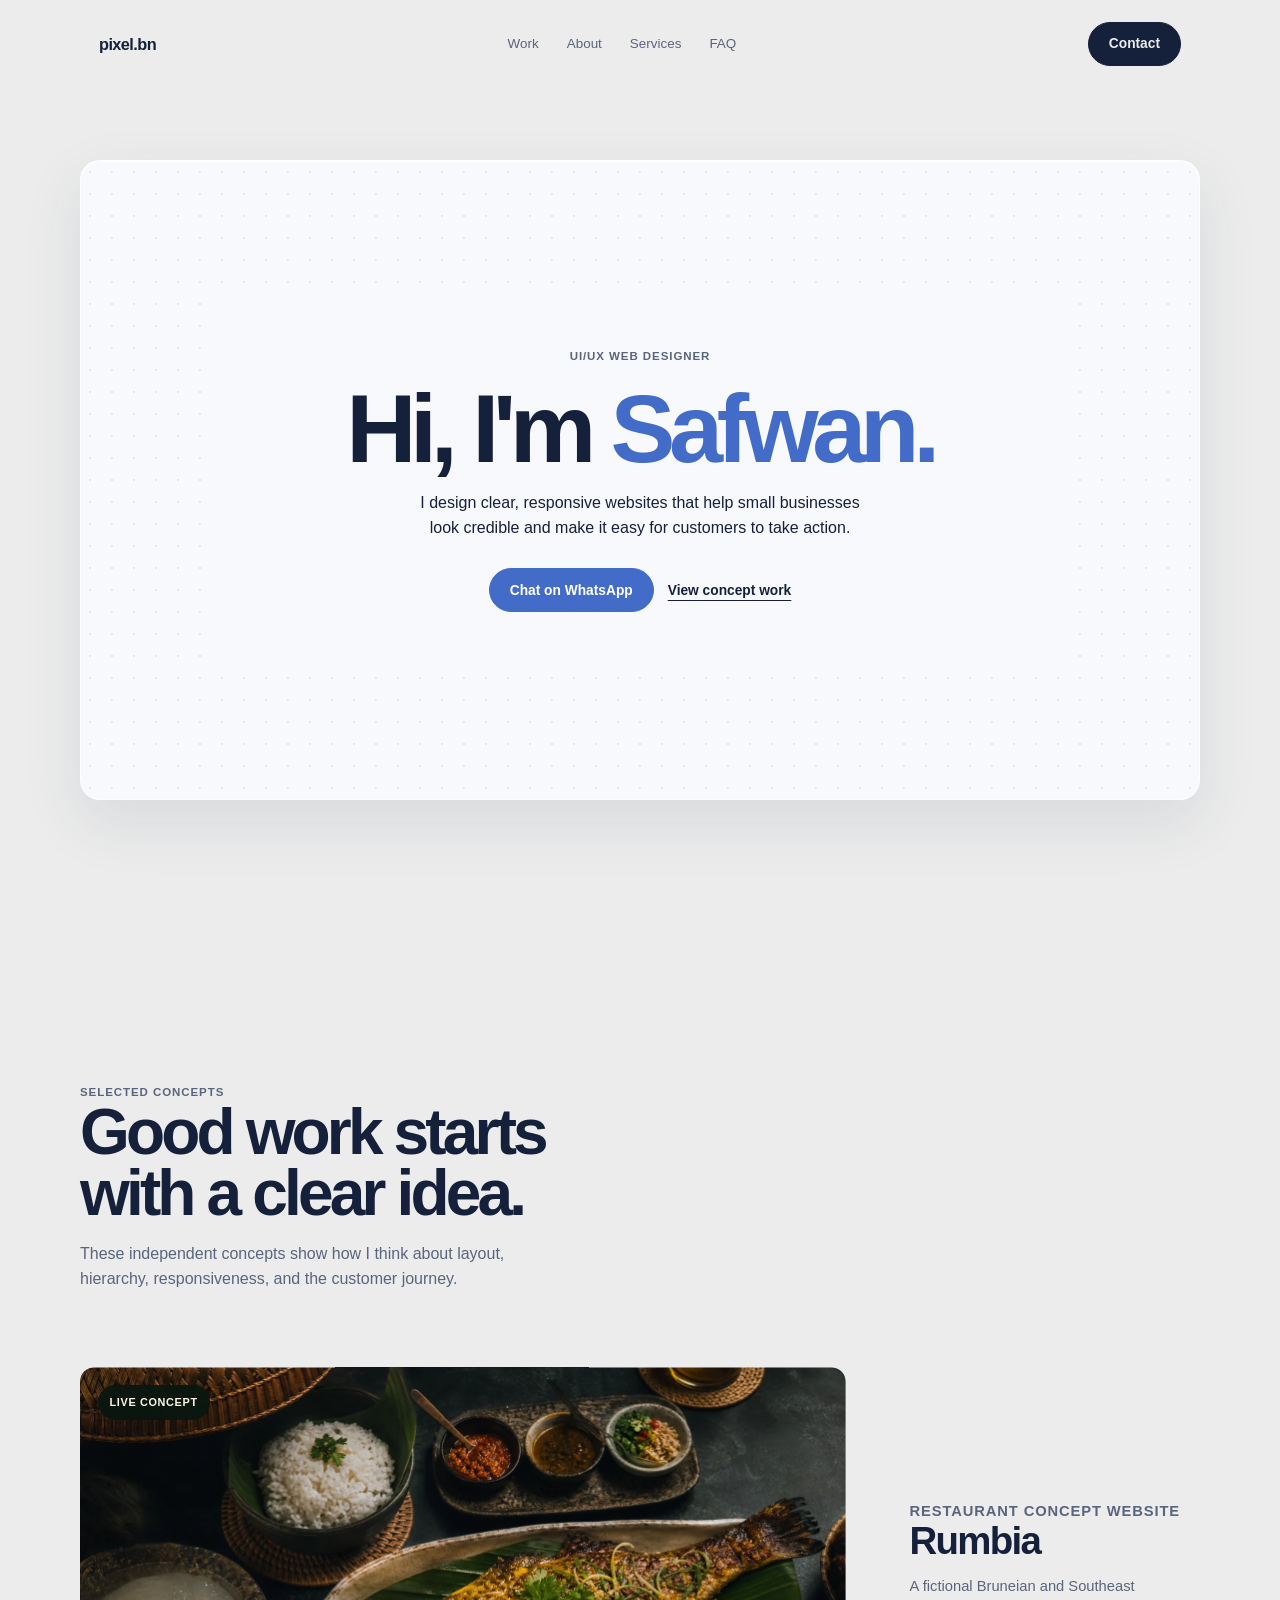
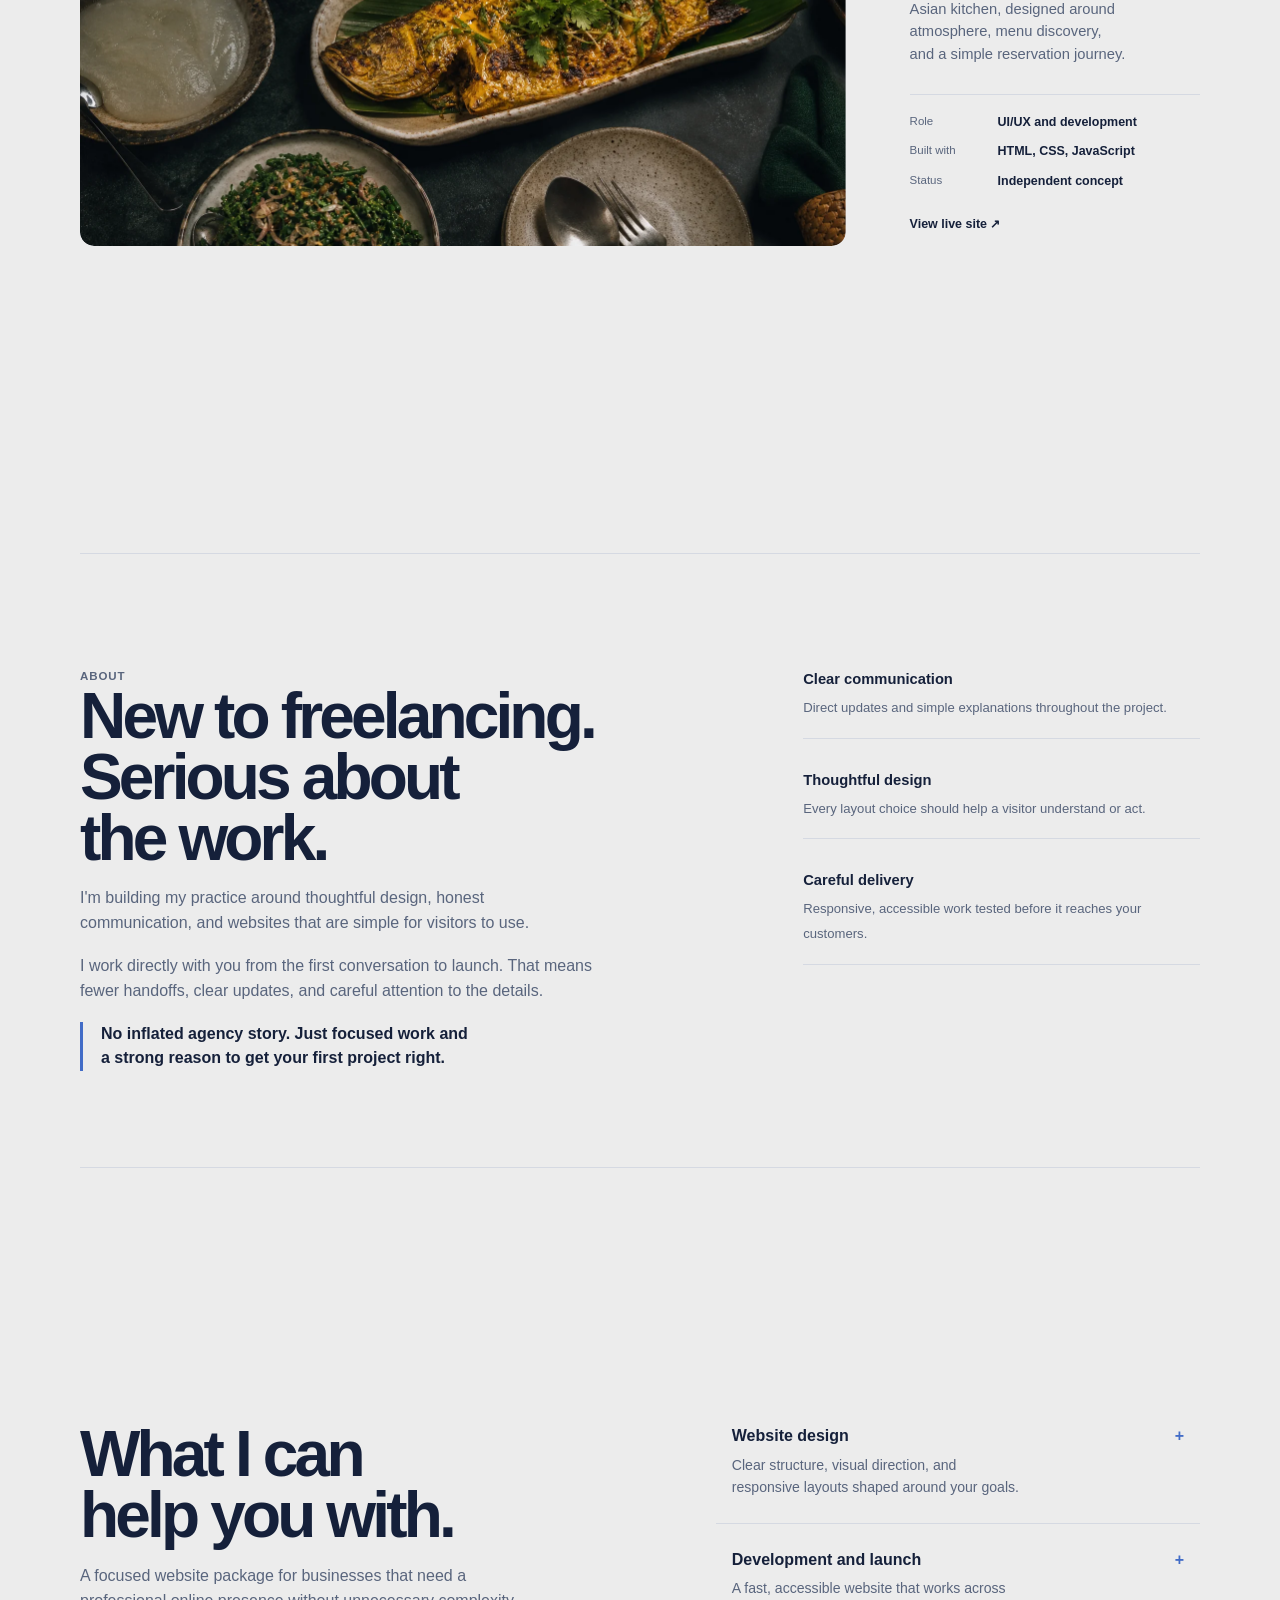
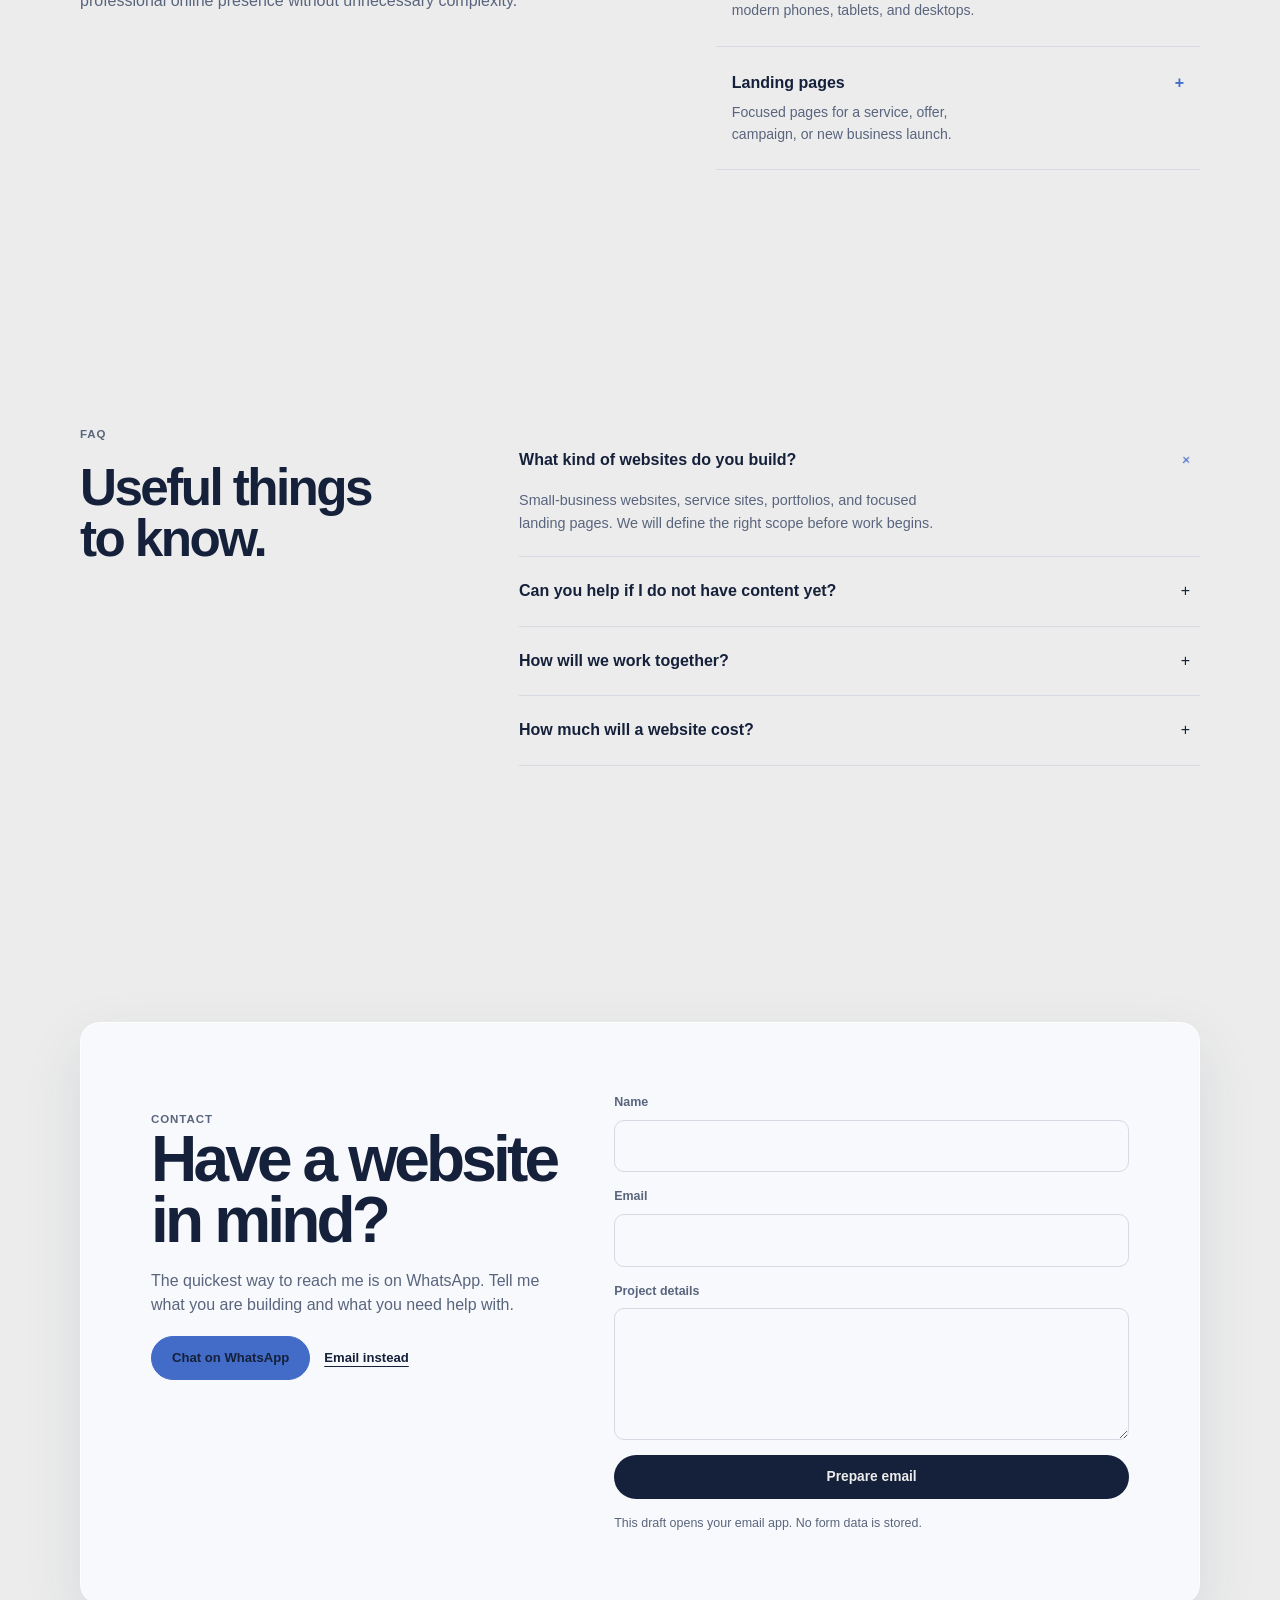
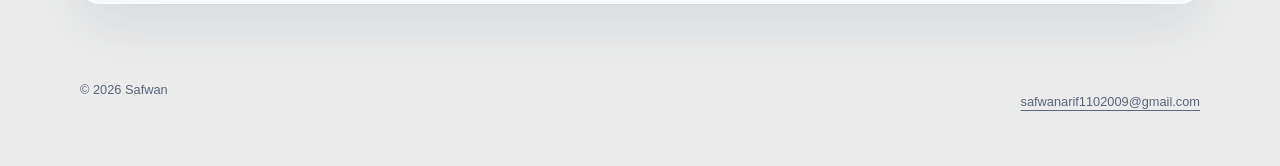
<file: index.html>
<!doctype html>
<html lang="en">
<head>
  <meta charset="utf-8">
  <meta name="viewport" content="width=device-width, initial-scale=1">
  <meta name="description" content="Pixel.bn designs and builds clear, responsive websites for small businesses.">
  <title>Pixel.bn | Web design for small businesses</title>
  <link rel="icon" href="data:image/svg+xml,%3Csvg xmlns='http://www.w3.org/2000/svg' viewBox='0 0 64 64'%3E%3Crect width='64' height='64' rx='14' fill='%2315203a'/%3E%3Ctext x='32' y='42' text-anchor='middle' font-family='Arial' font-size='30' font-weight='700' fill='white'%3EP%3C/text%3E%3C/svg%3E">
  <style>
    :root {
      color-scheme: light;
      --page: #ececec;
      --surface: #f8f9fc;
      --surface-2: #e4ebfa;
      --ink: #15203a;
      --muted: #59657d;
      --line: #d5d9e2;
      --accent: #426cc7;
      --accent-text: #365fb6;
      --accent-soft: #dbe7ff;
      --accent-ink: #ffffff;
      --radius: 20px;
      --max: 1120px;
      --shadow: 0 22px 60px rgba(40, 57, 92, .10);
    }

    * { box-sizing: border-box; }
    html { scroll-behavior: smooth; }
    section[id] { scroll-margin-top: 104px; }
    body {
      margin: 0;
      background: var(--page);
      color: var(--ink);
      font-family: "Helvetica Neue", "Segoe UI", Arial, sans-serif;
      font-size: 16px;
      line-height: 1.55;
      -webkit-font-smoothing: antialiased;
    }
    a { color: inherit; }
    button, input, textarea { font: inherit; }
    img { display: block; max-width: 100%; }
    :focus-visible { outline: 3px solid var(--accent); outline-offset: 4px; }

    .shell { width: min(calc(100% - 40px), var(--max)); margin-inline: auto; }
    .nav-wrap {
      position: sticky;
      top: 0;
      z-index: 10;
      padding: 12px 0;
      background: color-mix(in srgb, var(--page) 88%, transparent);
      backdrop-filter: blur(14px);
      animation: nav-in .46s cubic-bezier(.16, 1, .3, 1) both;
    }
    .nav {
      min-height: 64px;
      display: flex;
      align-items: center;
      justify-content: space-between;
      gap: 28px;
      padding: 0 18px;
      border: 1px solid transparent;
      border-radius: var(--radius);
      transition: border-color .25s ease, box-shadow .25s ease;
    }
    .nav-wrap.scrolled .nav { border-color: var(--line); box-shadow: var(--shadow); }
    .brand { min-height: 44px; display: inline-flex; align-items: center; text-decoration: none; font-size: 1.02rem; font-weight: 800; line-height: 1; letter-spacing: -.035em; }
    .nav-links { display: flex; align-items: center; gap: 28px; margin: 0; padding: 0; list-style: none; }
    .nav-links a { min-height: 44px; display: inline-flex; align-items: center; color: var(--muted); font-size: .84rem; text-decoration: none; transition: color .2s ease; }
    .nav-links a:hover { color: var(--ink); }
    .nav-links a[aria-current] { color: var(--ink); text-decoration: underline; text-decoration-color: var(--accent); text-underline-offset: 7px; }
    .mobile-menu { display: none; position: relative; }
    .mobile-menu summary { min-height: 44px; display: inline-flex; align-items: center; padding: 0 14px; border: 1px solid var(--line); border-radius: 999px; color: var(--ink); font-size: .82rem; font-weight: 700; cursor: pointer; list-style: none; }
    .mobile-menu summary::-webkit-details-marker { display: none; }
    .mobile-menu ul { position: absolute; top: calc(100% + 10px); right: 0; width: 210px; display: grid; gap: 2px; margin: 0; padding: 10px; border: 1px solid var(--line); border-radius: 14px; background: var(--surface); box-shadow: var(--shadow); list-style: none; }
    .mobile-menu a { min-height: 44px; display: flex; align-items: center; padding: 0 12px; border-radius: 8px; color: var(--ink); font-size: .88rem; text-decoration: none; }
    .mobile-menu a:hover, .mobile-menu a:focus-visible { background: var(--accent-soft); }
    .mobile-menu a[aria-current="location"] { background: var(--accent-soft); color: var(--ink); }
    .skip-link { position: fixed; z-index: 30; top: -80px; left: 16px; padding: 10px 16px; border-radius: 999px; background: var(--accent); color: var(--accent-ink); font-weight: 700; text-decoration: none; }
    .skip-link:focus { top: 16px; }
    .button {
      display: inline-flex;
      align-items: center;
      justify-content: center;
      min-height: 44px;
      padding: 0 20px;
      border: 1px solid var(--ink);
      border-radius: 999px;
      background: var(--ink);
      color: var(--page);
      font-size: .86rem;
      font-weight: 700;
      text-decoration: none;
      white-space: nowrap;
      transition: transform .2s ease, background .2s ease;
    }
    .button:hover { transform: translateY(-2px); }
    .button:active { transform: translateY(1px); }
    .button-accent { border-color: var(--accent); background: var(--accent); color: var(--accent-ink); }

    .hero {
      min-height: calc(100dvh - 88px);
      display: grid;
      place-items: center;
      padding: 28px 0 56px;
    }
    .hero-panel {
      width: 100%;
      min-height: min(640px, calc(100dvh - 132px));
      display: grid;
      place-items: center;
      padding: clamp(40px, 8vw, 96px) 24px;
      overflow: hidden;
      border: 1px solid rgba(255, 255, 255, .85);
      border-radius: var(--radius);
      background-color: var(--surface);
      background-image: radial-gradient(circle, rgba(66, 108, 199, .13) 1.2px, transparent 1.2px);
      background-position: center;
      background-size: 22px 22px;
      box-shadow: inset 0 1px 0 rgba(255, 255, 255, .9), var(--shadow);
      text-align: center;
    }
    .hero-content { max-width: 860px; padding: clamp(28px, 5vw, 56px); border-radius: var(--radius); background: color-mix(in srgb, var(--surface) 88%, transparent); backdrop-filter: blur(2px); }
    .kicker { margin: 0 0 18px; color: var(--muted); font-size: .72rem; font-weight: 700; letter-spacing: .08em; text-transform: uppercase; }
    h1, h2, h3, p { text-wrap: balance; }
    h1 { margin: 0; font-size: clamp(3.4rem, 7.6vw, 6.8rem); line-height: .94; letter-spacing: -.065em; }
    .hero-line { display: block; }
    .hero-name { color: var(--accent); }
    .hero-actions { display: flex; justify-content: center; gap: 14px; margin-top: 28px; }
    .text-link { display: inline-flex; align-items: center; min-height: 44px; color: var(--ink); font-size: .86rem; font-weight: 700; text-underline-offset: 5px; }

    .section { padding: clamp(80px, 10vw, 136px) 0; }
    .section-head { max-width: 820px; margin-bottom: clamp(42px, 6vw, 76px); }
    .section-head h2, .about-copy h2, .contact-copy h2 { margin: 0; font-size: clamp(2.4rem, 5vw, 4.6rem); line-height: .95; letter-spacing: -.06em; }
    .section-head p, .about-copy p, .contact-copy p { max-width: 62ch; margin: 18px 0 0; color: var(--muted); }

    #work { padding-top: clamp(100px, 13vw, 180px); }
    .work-grid { display: grid; gap: clamp(84px, 12vw, 150px); }
    .project { display: grid; grid-template-columns: minmax(0, 1.45fr) minmax(250px, .55fr); gap: clamp(28px, 5vw, 68px); align-items: end; }
    .project-link { color: inherit; text-decoration: none; }
    .project-link:focus-visible { outline: 3px solid var(--accent); outline-offset: 8px; border-radius: 14px; }
    .project:nth-child(even) { grid-template-columns: minmax(250px, .55fr) minmax(0, 1.45fr); }
    .project:nth-child(even) .project-visual { order: 2; }
    .project-visual { position: relative; aspect-ratio: 16 / 10; display: grid; place-items: center; overflow: hidden; border-radius: 14px; background: var(--accent-soft); box-shadow: 0 18px 46px rgba(40, 57, 92, .08); clip-path: inset(0 0 0 0 round 14px); transition: clip-path .5s cubic-bezier(.16, 1, .3, 1), transform .42s cubic-bezier(.16, 1, .3, 1); }
    .project-visual > img { width: 100%; height: 100%; object-fit: cover; transition: transform .7s cubic-bezier(.16, 1, .3, 1); }
    .project-visual-badge { position: absolute; top: 18px; left: 18px; padding: 9px 12px; border-radius: 999px; background: rgba(6, 22, 15, .88); color: #fff8e9; font-size: .68rem; font-weight: 700; letter-spacing: .06em; text-transform: uppercase; backdrop-filter: blur(8px); }
    .project-visual.media-fallback { min-height: 260px; background: var(--accent-soft); }
    .project-visual.media-fallback::after { content: "Preview unavailable"; color: var(--accent-text); font-size: .82rem; font-weight: 700; }
    .reveal-ready .project.reveal:not(.visible) .project-visual { clip-path: inset(0 0 18% 0 round 14px); }
    .project-visual-inner {
      width: calc(100% - clamp(34px, 6vw, 90px));
      height: calc(100% - clamp(34px, 6vw, 90px));
      display: grid;
      align-content: space-between;
      padding: clamp(22px, 4vw, 44px);
      border: 1px solid rgba(66, 108, 199, .22);
      background: rgba(255, 255, 255, .72);
      color: var(--accent);
      transition: transform .55s cubic-bezier(.16, 1, .3, 1);
    }
    .project:hover .project-visual { transform: translateY(-5px); }
    .project:hover .project-visual > img { transform: scale(1.025); }
    .project:hover .project-visual-inner { transform: scale(1.018); }
    .project-stage-label { font-size: .74rem; font-weight: 700; letter-spacing: .07em; text-transform: uppercase; }
    .project-stage-title { max-width: 9ch; color: var(--ink); font-size: clamp(2.4rem, 6vw, 6rem); font-weight: 800; line-height: .82; letter-spacing: -.075em; }
    .project-info { padding-bottom: 10px; }
    .project-meta { margin: 0 0 14px; color: var(--accent-text); font-size: .74rem; font-weight: 700; letter-spacing: .06em; text-transform: uppercase; }
    .project h3 { margin: 0; font-size: clamp(1.55rem, 3vw, 2.5rem); line-height: 1; letter-spacing: -.045em; }
    .project p { margin: 14px 0 0; color: var(--muted); font-size: .92rem; }
    .project-details { display: grid; gap: 10px; margin: 28px 0 0; padding-top: 18px; border-top: 1px solid var(--line); }
    .project-details div { display: grid; grid-template-columns: 76px 1fr; gap: 12px; }
    .project-details dt { color: var(--muted); font-size: .72rem; }
    .project-details dd { margin: 0; font-size: .78rem; font-weight: 700; }
    .project-status { display: inline-flex; margin-top: 24px; color: var(--ink); font-size: .78rem; font-weight: 700; text-decoration: none; text-underline-offset: 5px; }

    #about { padding-top: clamp(100px, 14vw, 190px); }
    .about-panel { display: grid; grid-template-columns: 1.2fr .8fr; align-items: start; gap: clamp(48px, 10vw, 130px); padding: clamp(52px, 8vw, 96px) 0; border-top: 1px solid var(--line); border-bottom: 1px solid var(--line); }
    .about-points { display: grid; gap: 12px; }
    .about-point { padding: 18px 0; border-bottom: 1px solid var(--line); }
    .about-point strong { display: block; margin-bottom: 4px; font-size: .92rem; }
    .about-point span { color: var(--muted); font-size: .82rem; }
    .honesty { margin-top: 30px; padding-left: 18px; border-left: 3px solid var(--accent); color: var(--ink) !important; font-weight: 700; }

    .services { display: grid; grid-template-columns: 1.1fr .9fr; gap: 44px; align-items: start; }
    .service-list { margin: 0; padding: 0; list-style: none; }
    .service-list li { display: grid; grid-template-columns: 1fr auto; gap: 18px; padding: 24px 16px; border-bottom: 1px solid var(--line); transition: background .3s ease, padding-left .3s ease; }
    .service-list li:hover { padding-left: 24px; background: rgba(255,255,255,.45); }
    .service-list li:first-child { padding-top: 0; }
    .service-list h3 { margin: 0; font-size: 1rem; }
    .service-list p { max-width: 48ch; margin: 6px 0 0; color: var(--muted); font-size: .88rem; }
    .service-mark { color: var(--accent); font-weight: 800; }

    .faq-layout { display: grid; grid-template-columns: .72fr 1.28fr; gap: 56px; align-items: start; }
    .faq-layout > *, .faq-question > * { min-width: 0; }
    .faq-title { position: sticky; top: 110px; }
    .faq-title h2 { margin: 0; font-size: clamp(2rem, 4vw, 3.2rem); line-height: 1; letter-spacing: -.05em; }
    .faq { border-bottom: 1px solid var(--line); }
    .faq-question { width: 100%; display: grid; grid-template-columns: 1fr auto; gap: 20px; padding: 22px 10px 22px 0; border: 0; background: transparent; color: var(--ink); text-align: left; cursor: pointer; }
    .faq-question span:first-child { font-weight: 700; }
    .faq-icon { transition: transform .34s cubic-bezier(.16, 1, .3, 1), color .2s ease; }
    .faq-question[aria-expanded="true"] .faq-icon { color: var(--accent); transform: rotate(45deg); }
    .faq-answer { display: grid; grid-template-rows: 0fr; opacity: 0; transform: translateY(-6px); transition: grid-template-rows .36s cubic-bezier(.16, 1, .3, 1), opacity .26s ease, transform .36s cubic-bezier(.16, 1, .3, 1); }
    .faq-answer.open { grid-template-rows: 1fr; opacity: 1; transform: none; }
    .faq-answer-inner { overflow: hidden; }
    .faq p { max-width: 58ch; margin: -6px 0 22px; color: var(--muted); font-size: .9rem; }

    .contact { padding-bottom: 50px; }
    .contact-panel { display: grid; grid-template-columns: .9fr 1.1fr; gap: 42px; padding: clamp(32px, 6vw, 70px); border: 1px solid rgba(255,255,255,.82); border-radius: var(--radius); background: var(--surface); box-shadow: var(--shadow); }
    .form { display: grid; gap: 15px; }
    .field { display: grid; gap: 7px; }
    .field label { color: var(--muted); font-size: .78rem; font-weight: 700; }
    .field input, .field textarea { width: 100%; border: 1px solid var(--line); border-radius: 10px; background: var(--surface); color: var(--ink); padding: 13px 14px; }
    .field textarea { min-height: 132px; resize: vertical; }
    .form .button { border: 0; cursor: pointer; }
    .form-note { min-height: 1.4em; margin: 0; color: var(--muted); font-size: .78rem; }
    .contact-fallbacks { display: flex; flex-wrap: wrap; gap: 14px; margin-top: 18px; }
    .contact-fallbacks a { min-height: 44px; display: inline-flex; align-items: center; color: var(--ink); font-size: .82rem; font-weight: 700; text-underline-offset: 4px; }

    footer { display: flex; justify-content: space-between; gap: 24px; padding: 26px 0 42px; color: var(--muted); font-size: .8rem; }
    footer a { min-height: 44px; display: inline-flex; align-items: center; text-underline-offset: 4px; }

    .reveal { opacity: 1; transform: none; }
    .reveal-ready .reveal { opacity: 0; transform: translateY(16px); transition: opacity .52s cubic-bezier(.16, 1, .3, 1), transform .52s cubic-bezier(.16, 1, .3, 1); }
    .reveal-ready .reveal.visible { opacity: 1; transform: none; }
    .hero-panel { animation: hero-in .58s cubic-bezier(.16, 1, .3, 1) .04s both; }
    .hero-content > * { animation: copy-in .48s cubic-bezier(.16, 1, .3, 1) both; }
    .hero-content > :nth-child(1) { animation-delay: .12s; }
    .hero-content > :nth-child(2) { animation-delay: .17s; }
    .hero-content > :nth-child(3) { animation-delay: .22s; }
    .hero-content > :nth-child(4) { animation-delay: .27s; }
    @keyframes nav-in { from { opacity: 0; transform: translateY(-10px); } }
    @keyframes hero-in { from { opacity: 0; transform: translateY(10px) scale(.992); } }
    @keyframes copy-in { from { opacity: 0; transform: translateY(12px); } }

    @media (max-width: 980px) {
      .project, .project:nth-child(even) { grid-template-columns: 1.18fr .82fr; gap: 28px; }
      .project-stage-title { font-size: clamp(2.3rem, 7vw, 4.8rem); }
      .project-details div { grid-template-columns: 64px 1fr; }
    }

    @media (max-width: 780px) {
      .shell { width: min(calc(100% - 28px), var(--max)); }
      .nav-links { display: none; }
      .mobile-menu { display: block; }
      .mobile-menu ul { position: fixed; top: 88px; right: 14px; left: 14px; width: auto; }
      .nav { padding-inline: 12px; }
      .hero { min-height: auto; padding-top: 10px; }
      .hero-panel { min-height: 72dvh; }
      h1 { font-size: clamp(2.5rem, 13vw, 4rem); line-height: .98; }
      .hero-line { display: block; }
      .hero-actions { flex-direction: column; align-items: center; }
      .work-grid, .project, .project:nth-child(even), .about-panel, .services, .faq-layout, .contact-panel { grid-template-columns: 1fr; }
      .project:nth-child(even) .project-visual { order: 0; }
      .project-visual { aspect-ratio: 4 / 3; }
      .project-info { max-width: 540px; }
      .project-stage-title { font-size: clamp(2.5rem, 15vw, 4.8rem); }
      .faq-title { position: static; }
      footer { flex-direction: column; }
    }

    @media (prefers-reduced-motion: reduce) {
      html { scroll-behavior: auto; }
      *, *::before, *::after { animation: none !important; transition-duration: .01ms !important; }
      .reveal { opacity: 1; transform: none; }
    }
  </style>
</head>
<body>
  <a class="skip-link" href="#top">Skip to content</a>
  <header class="nav-wrap" id="topbar">
    <nav class="nav shell" aria-label="Primary navigation">
      <a class="brand" href="#top" aria-label="Pixel.bn home">pixel.bn</a>
      <ul class="nav-links">
        <li><a href="#work">Work</a></li>
        <li><a href="#about">About</a></li>
        <li><a href="#services">Services</a></li>
        <li><a href="#faq">FAQ</a></li>
      </ul>
      <details class="mobile-menu">
        <summary>Menu</summary>
        <ul>
          <li><a href="#work">Work</a></li>
          <li><a href="#about">About</a></li>
          <li><a href="#services">Services</a></li>
          <li><a href="#faq">FAQ</a></li>
        </ul>
      </details>
      <a class="button" href="#contact">Contact</a>
    </nav>
  </header>

  <main id="top">
    <section class="hero shell" aria-labelledby="hero-title">
      <div class="hero-panel">
        <div class="hero-content">
          <p class="kicker">UI/UX web designer</p>
          <h1 id="hero-title"><span class="hero-line">Hi, I&apos;m <span class="hero-name">Safwan.</span></span></h1>
          <p class="hero-copy">I design clear, responsive websites that help small businesses look credible and make it easy for customers to take action.</p>
          <div class="hero-actions">
            <a class="button button-accent" href="https://wa.me/6737156809" target="_blank" rel="noopener">Chat on WhatsApp</a>
            <a class="text-link" href="#work">View concept work</a>
          </div>
        </div>
      </div>
    </section>

    <section class="section shell" id="work">
      <div class="section-head reveal">
        <p class="kicker">Selected concepts</p>
        <h2>Good work starts with a clear idea.</h2>
        <p>These independent concepts show how I think about layout, hierarchy, responsiveness, and the customer journey.</p>
      </div>
      <div class="work-grid">
        <a class="project project-link reveal" href="restaurant/index.html" target="_blank" rel="noopener" aria-label="Open the Rumbia restaurant concept website in a new tab">
          <div class="project-visual"><img src="restaurant/assets/hero-spread.webp" alt="Bruneian grilled fish with rice and sambal from the fictional Rumbia restaurant concept" width="1536" height="1024" loading="lazy"><span class="project-visual-badge">Live concept</span></div>
          <div class="project-info">
            <p class="project-meta">Restaurant concept website</p>
            <h3>Rumbia</h3>
            <p>A fictional Bruneian and Southeast Asian kitchen, designed around atmosphere, menu discovery, and a simple reservation journey.</p>
            <dl class="project-details"><div><dt>Role</dt><dd>UI/UX and development</dd></div><div><dt>Built with</dt><dd>HTML, CSS, JavaScript</dd></div><div><dt>Status</dt><dd>Independent concept</dd></div></dl>
            <span class="project-status">View live site&nbsp;↗</span>
          </div>
        </a>
      </div>
    </section>

    <section class="section shell" id="about">
      <div class="about-panel reveal">
        <div class="about-copy">
          <p class="kicker">About</p>
          <h2>New to freelancing. Serious about the work.</h2>
          <p>I&apos;m building my practice around thoughtful design, honest communication, and websites that are simple for visitors to use.</p>
          <p>I work directly with you from the first conversation to launch. That means fewer handoffs, clear updates, and careful attention to the details.</p>
          <p class="honesty">No inflated agency story. Just focused work and a strong reason to get your first project right.</p>
        </div>
        <div class="about-points" aria-label="Working principles">
          <div class="about-point"><strong>Clear communication</strong><span>Direct updates and simple explanations throughout the project.</span></div>
          <div class="about-point"><strong>Thoughtful design</strong><span>Every layout choice should help a visitor understand or act.</span></div>
          <div class="about-point"><strong>Careful delivery</strong><span>Responsive, accessible work tested before it reaches your customers.</span></div>
        </div>
      </div>
    </section>

    <section class="section shell services" id="services">
      <div class="section-head reveal">
        <h2>What I can help you with.</h2>
        <p>A focused website package for businesses that need a professional online presence without unnecessary complexity.</p>
      </div>
      <ul class="service-list reveal">
        <li><div><h3>Website design</h3><p>Clear structure, visual direction, and responsive layouts shaped around your goals.</p></div><span class="service-mark" aria-hidden="true">+</span></li>
        <li><div><h3>Development and launch</h3><p>A fast, accessible website that works across modern phones, tablets, and desktops.</p></div><span class="service-mark" aria-hidden="true">+</span></li>
        <li><div><h3>Landing pages</h3><p>Focused pages for a service, offer, campaign, or new business launch.</p></div><span class="service-mark" aria-hidden="true">+</span></li>
      </ul>
    </section>

    <section class="section shell faq-layout" id="faq">
      <div class="faq-title reveal"><p class="kicker">FAQ</p><h2>Useful things to know.</h2></div>
      <div class="reveal">
        <div class="faq"><button class="faq-question" type="button" aria-expanded="true" aria-controls="faq-answer-1"><span>What kind of websites do you build?</span><span class="faq-icon" aria-hidden="true">+</span></button><div class="faq-answer open" id="faq-answer-1" aria-hidden="false"><div class="faq-answer-inner"><p>Small-business websites, service sites, portfolios, and focused landing pages. We will define the right scope before work begins.</p></div></div></div>
        <div class="faq"><button class="faq-question" type="button" aria-expanded="false" aria-controls="faq-answer-2"><span>Can you help if I do not have content yet?</span><span class="faq-icon" aria-hidden="true">+</span></button><div class="faq-answer" id="faq-answer-2" aria-hidden="true"><div class="faq-answer-inner"><p>Yes. I can help organise your message and provide a clear content checklist. Final business facts and approvals still come from you.</p></div></div></div>
        <div class="faq"><button class="faq-question" type="button" aria-expanded="false" aria-controls="faq-answer-3"><span>How will we work together?</span><span class="faq-icon" aria-hidden="true">+</span></button><div class="faq-answer" id="faq-answer-3" aria-hidden="true"><div class="faq-answer-inner"><p>We start with a short conversation, agree on the scope, review the design, build the site, test it, and prepare it for launch.</p></div></div></div>
        <div class="faq"><button class="faq-question" type="button" aria-expanded="false" aria-controls="faq-answer-4"><span>How much will a website cost?</span><span class="faq-icon" aria-hidden="true">+</span></button><div class="faq-answer" id="faq-answer-4" aria-hidden="true"><div class="faq-answer-inner"><p>Pricing depends on the number of pages, content, features, and timeline. I will give you a clear quote before any paid work starts.</p></div></div></div>
      </div>
    </section>

    <section class="section shell contact" id="contact">
      <div class="contact-panel reveal">
        <div class="contact-copy"><p class="kicker">Contact</p><h2>Have a website in mind?</h2><p>The quickest way to reach me is on WhatsApp. Tell me what you are building and what you need help with.</p><div class="contact-fallbacks"><a class="button button-accent" href="https://wa.me/6737156809" target="_blank" rel="noopener">Chat on WhatsApp</a><a href="mailto:safwanarif1102009@gmail.com">Email instead</a></div></div>
        <form class="form" id="contact-form" action="mailto:safwanarif1102009@gmail.com" method="post" enctype="text/plain">
          <div class="field"><label for="name">Name</label><input id="name" name="name" autocomplete="name" required></div>
          <div class="field"><label for="email">Email</label><input id="email" name="email" type="email" autocomplete="email" required></div>
          <div class="field"><label for="message">Project details</label><textarea id="message" name="message" required></textarea></div>
          <button class="button" type="submit">Prepare email</button>
          <p class="form-note" id="form-note" aria-live="polite">This draft opens your email app. No form data is stored.</p>
        </form>
      </div>
    </section>
  </main>

  <footer class="shell"><span>&copy; 2026 Safwan</span><a href="mailto:safwanarif1102009@gmail.com">safwanarif1102009@gmail.com</a></footer>

  <script>
    const topbar = document.querySelector('#topbar');
    const navLinks = [...document.querySelectorAll('.nav-links a[href^="#"], .mobile-menu a[href^="#"]')];
    if ('IntersectionObserver' in window) {
      const marker = document.createElement('span');
      marker.setAttribute('aria-hidden', 'true');
      marker.style.cssText = 'position:absolute;top:0;width:1px;height:1px;';
      document.body.prepend(marker);
      new IntersectionObserver(([entry]) => topbar.classList.toggle('scrolled', !entry.isIntersecting)).observe(marker);

      document.documentElement.classList.add('reveal-ready');
      const revealObserver = new IntersectionObserver((entries, observer) => {
        entries.forEach((entry) => {
          if (!entry.isIntersecting) return;
          entry.target.classList.add('visible');
          observer.unobserve(entry.target);
        });
      }, { threshold: .14 });
      document.querySelectorAll('.reveal').forEach((element) => revealObserver.observe(element));

      const sectionObserver = new IntersectionObserver((entries) => {
        const visible = entries.filter((entry) => entry.isIntersecting).sort((a, b) => b.intersectionRatio - a.intersectionRatio)[0];
        if (!visible) return;
        navLinks.forEach((link) => {
          const active = link.getAttribute('href') === `#${visible.target.id}`;
          if (active) link.setAttribute('aria-current', 'location');
          else link.removeAttribute('aria-current');
        });
      }, { rootMargin: '-28% 0px -56% 0px', threshold: [0, .2, .5] });
      document.querySelectorAll('main section[id]').forEach((section) => sectionObserver.observe(section));
    }

    const mobileMenu = document.querySelector('.mobile-menu');
    mobileMenu.querySelectorAll('a').forEach((link) => link.addEventListener('click', () => mobileMenu.removeAttribute('open')));

    document.querySelectorAll('.faq-question').forEach((button) => {
      button.addEventListener('click', () => {
        const isOpen = button.getAttribute('aria-expanded') === 'true';
        const answer = document.querySelector(`#${button.getAttribute('aria-controls')}`);
        button.setAttribute('aria-expanded', String(!isOpen));
        answer.classList.toggle('open', !isOpen);
        answer.setAttribute('aria-hidden', String(isOpen));
      });
    });

    document.querySelectorAll('.project-visual img').forEach((image) => {
      const showFallback = () => {
        image.hidden = true;
        image.parentElement.classList.add('media-fallback');
      };
      if (image.complete && image.naturalWidth === 0) showFallback();
      else image.addEventListener('error', showFallback, { once: true });
    });

    document.querySelector('#contact-form').addEventListener('submit', (event) => {
      event.preventDefault();
      const data = new FormData(event.currentTarget);
      const subject = encodeURIComponent(`Website enquiry from ${data.get('name')}`);
      const body = encodeURIComponent(`${data.get('message')}\n\nReply to: ${data.get('email')}`);
      window.location.href = `mailto:safwanarif1102009@gmail.com?subject=${subject}&body=${body}`;
      document.querySelector('#form-note').textContent = 'Your email app should open now.';
    });
  </script>
</body>
</html>
</file>
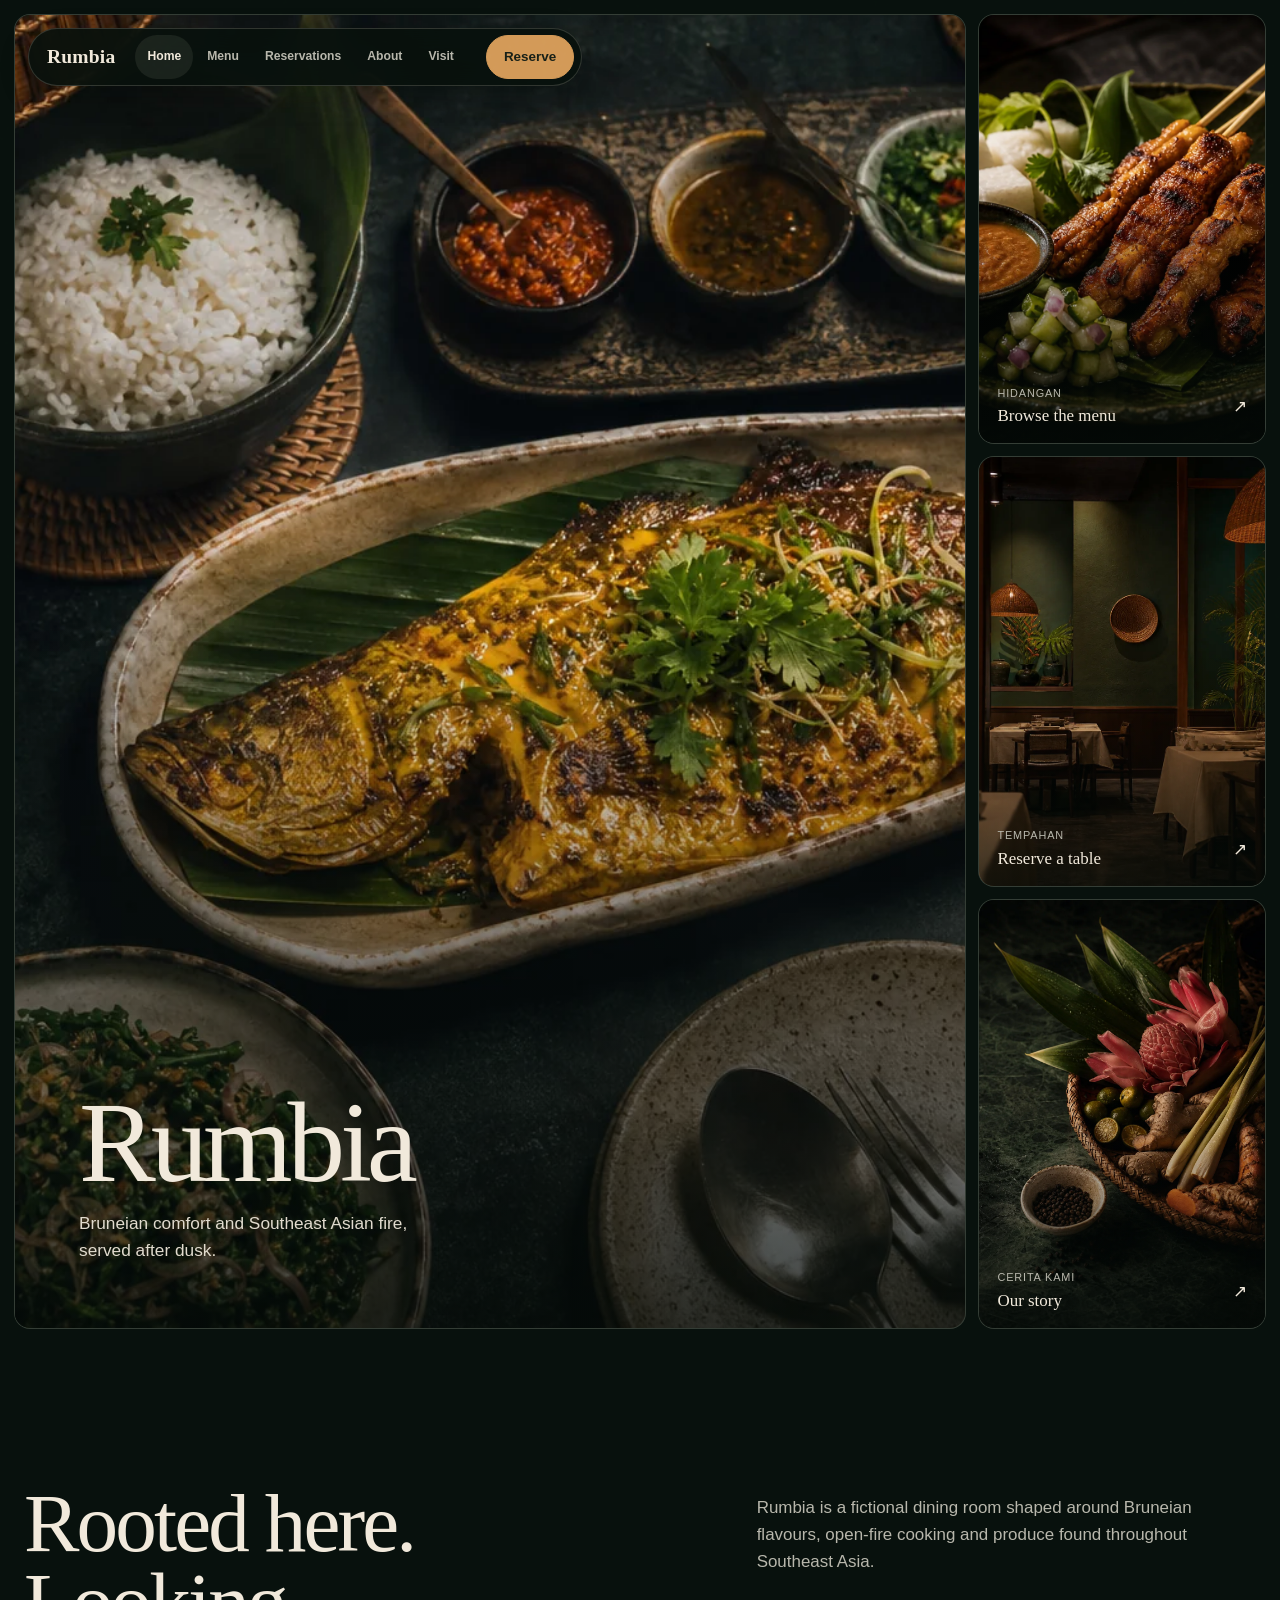
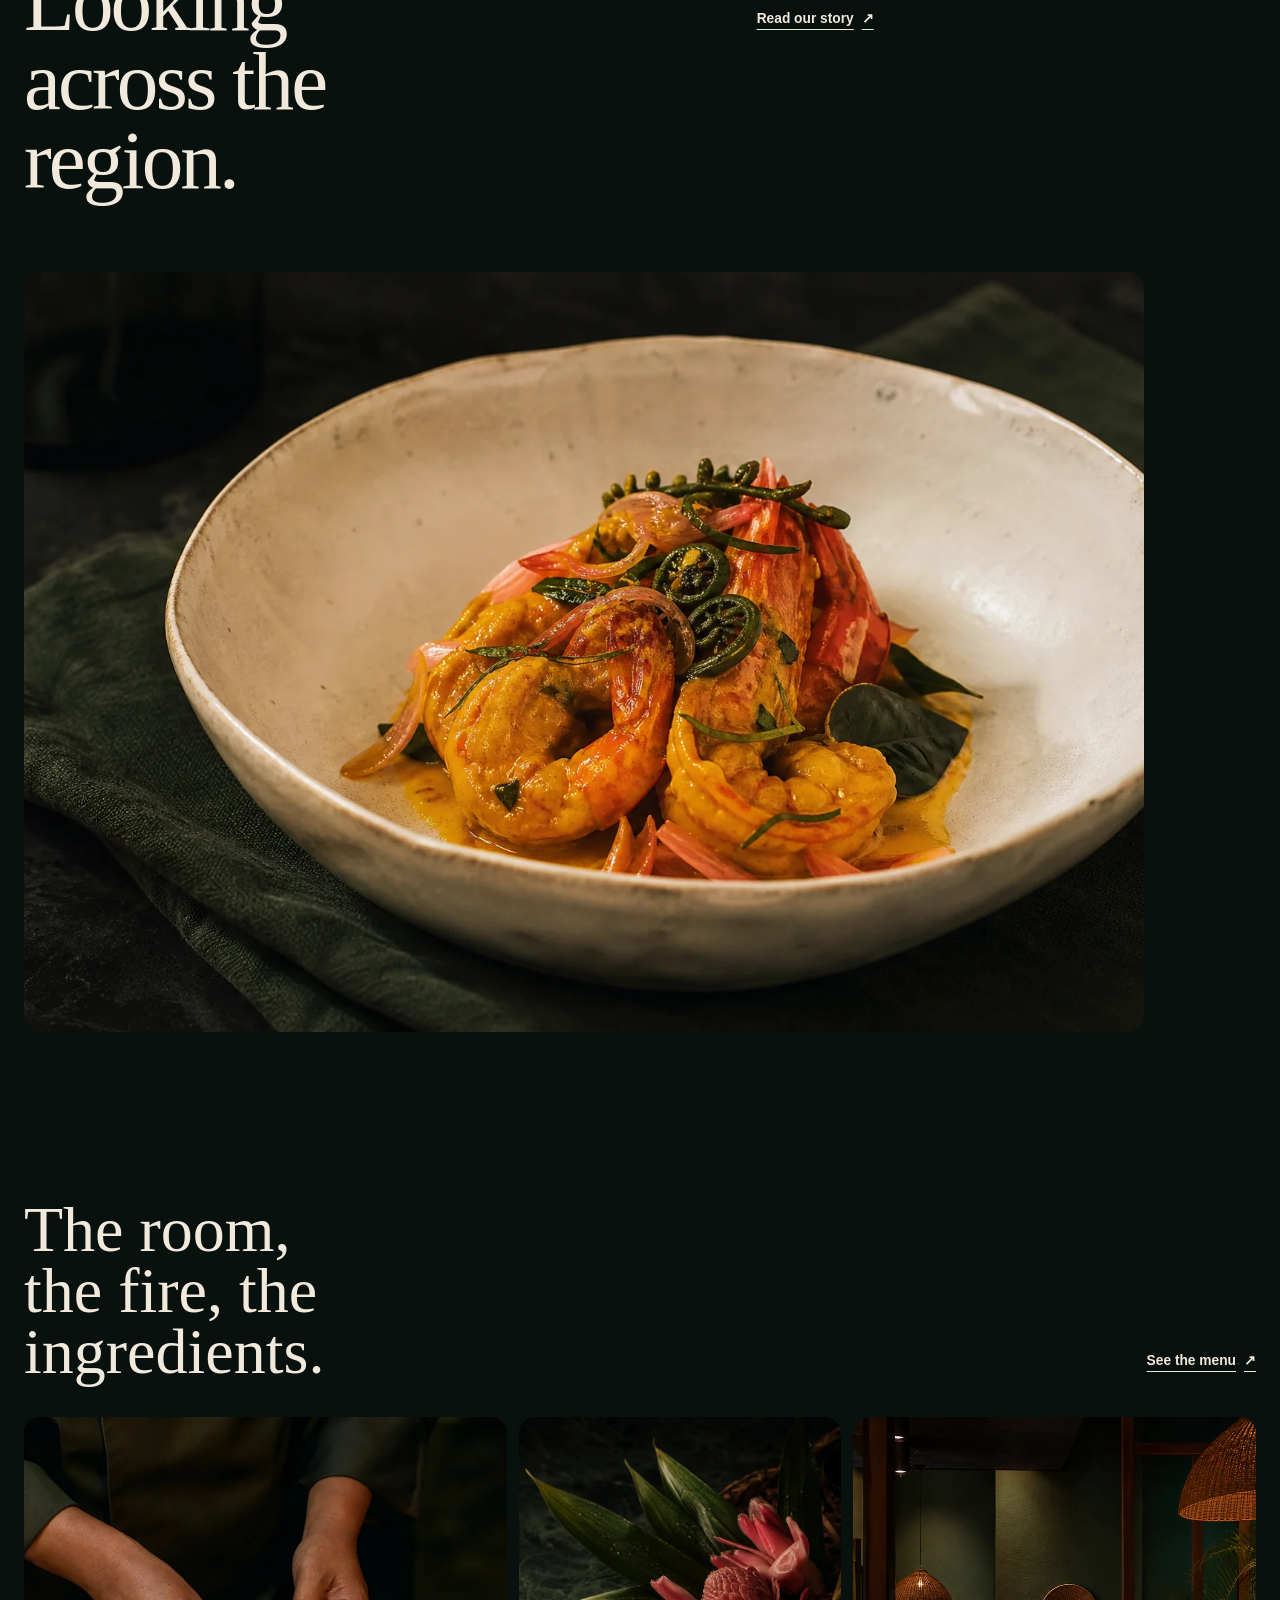
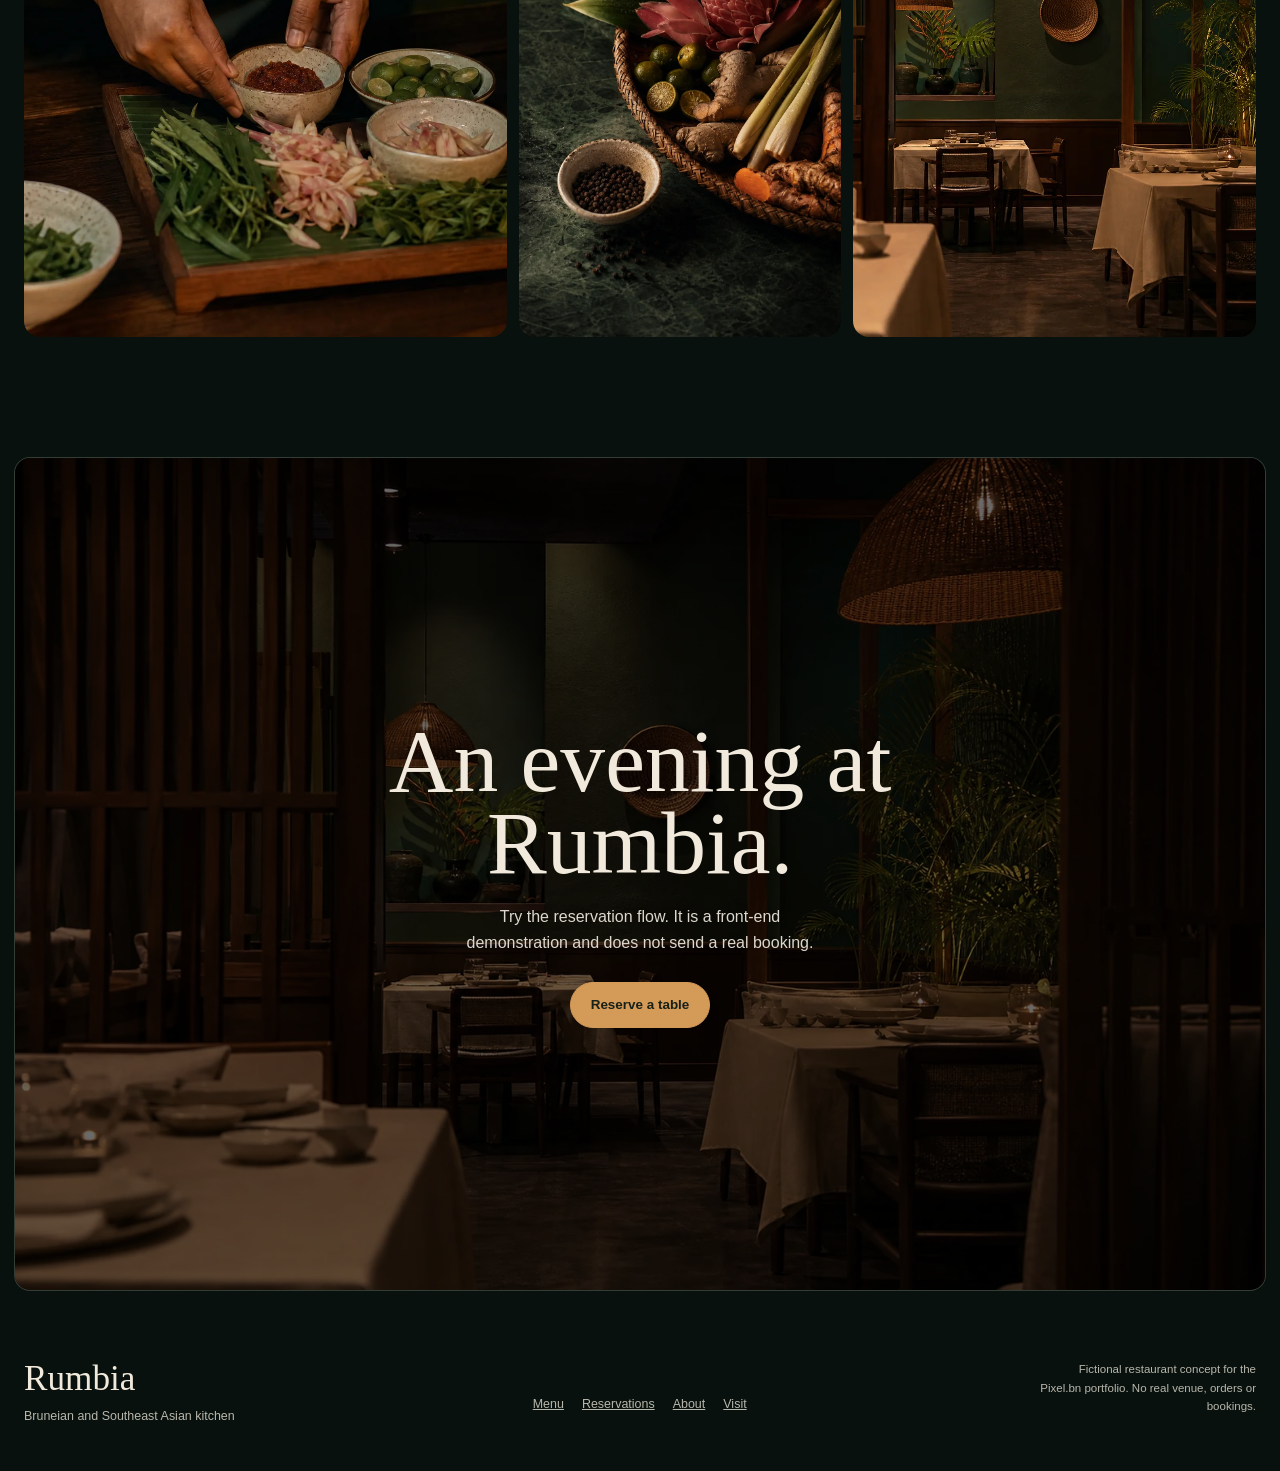
<file: restaurant/index.html>
<!doctype html>
<html lang="en">
<head>
  <meta charset="utf-8">
  <meta name="viewport" content="width=device-width, initial-scale=1, viewport-fit=cover">
  <meta name="description" content="Rumbia is a fictional Bruneian and Southeast Asian restaurant concept created for a web-design portfolio.">
  <meta name="theme-color" content="#08110d">
  <title>Rumbia | Bruneian and Southeast Asian Kitchen</title>
  <link rel="icon" href="data:image/svg+xml,%3Csvg xmlns='http://www.w3.org/2000/svg' viewBox='0 0 64 64'%3E%3Crect width='64' height='64' rx='14' fill='%2308110d'/%3E%3Ctext x='32' y='43' text-anchor='middle' font-family='serif' font-size='34' font-weight='700' fill='%23d39a58'%3ER%3C/text%3E%3C/svg%3E">
  <link rel="stylesheet" href="styles.css">
  <script>document.documentElement.classList.add('js'); addEventListener('load', () => document.body?.classList.add('page-ready'), { once: true })</script>
  <script src="data.js" defer></script>
  <script src="app.js" defer></script>
</head>
<body data-page="home">
  <a class="skip-link" href="#main">Skip to content</a>
  <header class="site-header" aria-label="Primary navigation">
    <a class="brand" href="index.html" data-transition>Rumbia</a>
    <nav class="desktop-nav" aria-label="Main menu">
      <a href="index.html" data-page-link="home" data-transition>Home</a>
      <a href="menu.html" data-page-link="menu" data-transition>Menu</a>
      <a href="reservations.html" data-page-link="reservations" data-transition>Reservations</a>
      <a href="about.html" data-page-link="about" data-transition>About</a>
      <a href="about.html#visit" data-page-link="visit" data-transition>Visit</a>
    </nav>
    <details class="mobile-menu">
      <summary>Menu</summary>
      <nav aria-label="Mobile menu">
        <a href="index.html" data-page-link="home" data-transition>Home</a>
        <a href="menu.html" data-page-link="menu" data-transition>Menu</a>
        <a href="reservations.html" data-page-link="reservations" data-transition>Reservations</a>
        <a href="about.html" data-page-link="about" data-transition>About</a>
        <a href="about.html#visit" data-page-link="visit" data-transition>Visit</a>
      </nav>
    </details>
    <a class="button button-accent header-reserve" href="reservations.html" data-transition>Reserve</a>
  </header>

  <main id="main" class="page-enter">
    <section class="home-hero" aria-labelledby="home-title">
      <div class="hero-main load-reveal">
        <img src="assets/hero-spread.webp" width="1536" height="1024" alt="A Bruneian dining spread with grilled fish, ambuyat, rice and local vegetables" fetchpriority="high">
        <div class="hero-copy">
          <h1 id="home-title">Rumbia</h1>
          <p>Bruneian comfort and Southeast Asian fire, served after dusk.</p>
        </div>
      </div>
      <div class="hero-rail" aria-label="Explore Rumbia">
        <a class="rail-link load-reveal" href="menu.html" data-transition>
          <img src="assets/satay.webp" width="1536" height="1024" alt="Charcoal chicken satay with peanut sauce and rice cakes">
          <span class="rail-label"><span><small lang="ms">Hidangan</small>Browse the menu</span><span aria-hidden="true">↗</span></span>
        </a>
        <a class="rail-link load-reveal" href="reservations.html" data-transition>
          <img src="assets/interior.webp" width="1537" height="1023" alt="Rumbia's fictional forest-green dining room at night">
          <span class="rail-label"><span><small lang="ms">Tempahan</small>Reserve a table</span><span aria-hidden="true">↗</span></span>
        </a>
        <a class="rail-link load-reveal" href="about.html" data-transition>
          <img src="assets/ingredients.webp" width="1024" height="1536" alt="Torch ginger, pandan, calamansi, lemongrass and fresh turmeric">
          <span class="rail-label"><span><small lang="ms">Cerita kami</small>Our story</span><span aria-hidden="true">↗</span></span>
        </a>
      </div>
    </section>

    <section class="editorial-section shell" aria-labelledby="intro-title">
      <div class="intro-layout" data-reveal>
        <h2 id="intro-title">Rooted here. Looking across the region.</h2>
        <div class="intro-copy">
          <p>Rumbia is a fictional dining room shaped around Bruneian flavours, open-fire cooking and produce found throughout Southeast Asia.</p>
          <a class="text-link" href="about.html" data-transition>Read our story <span aria-hidden="true">↗</span></a>
        </div>
      </div>
      <button class="signature-image gallery-button" type="button" data-reveal data-lightbox="assets/prawns.webp" data-alt="Turmeric coconut prawns with torch ginger and fern tips" data-caption="Udang Lemak Kunyit, one of Rumbia's fictional signatures.">
        <img src="assets/prawns.webp" width="1536" height="1024" loading="lazy" alt="Turmeric coconut prawns with torch ginger and fern tips">
      </button>
    </section>

    <section class="gallery-section shell" aria-labelledby="gallery-title">
      <header class="gallery-heading" data-reveal>
        <h2 id="gallery-title">The room, the fire, the ingredients.</h2>
        <a class="text-link" href="menu.html#sea" data-transition>See the menu <span aria-hidden="true">↗</span></a>
      </header>
      <div class="gallery-grid" data-reveal>
        <button class="gallery-button" type="button" data-lightbox="assets/preparation.webp" data-alt="A chef preparing sambal, calamansi and fresh herbs" data-caption="Preparation is kept close to the ingredients.">
          <img src="assets/preparation.webp" width="1536" height="1024" loading="lazy" alt="A chef preparing sambal, calamansi and fresh herbs">
        </button>
        <button class="gallery-button" type="button" data-lightbox="assets/ingredients.webp" data-alt="Torch ginger, pandan, calamansi and roots on dark green stone" data-caption="A pantry built around brightness, smoke and acidity.">
          <img src="assets/ingredients.webp" width="1024" height="1536" loading="lazy" alt="Torch ginger, pandan, calamansi and roots on dark green stone">
        </button>
        <button class="gallery-button" type="button" data-lightbox="assets/interior.webp" data-alt="An intimate deep-green restaurant dining room" data-caption="Rumbia's imagined evening dining room.">
          <img src="assets/interior.webp" width="1537" height="1023" loading="lazy" alt="An intimate deep-green restaurant dining room">
        </button>
      </div>
    </section>

    <section class="reservation-cta" aria-labelledby="reservation-cta-title" data-reveal>
      <img src="assets/interior.webp" width="1537" height="1023" loading="lazy" alt="">
      <div class="reservation-cta-copy">
        <h2 id="reservation-cta-title">An evening at Rumbia.</h2>
        <p>Try the reservation flow. It is a front-end demonstration and does not send a real booking.</p>
        <a class="button button-accent" href="reservations.html" data-transition>Reserve a table</a>
      </div>
    </section>
  </main>

  <footer class="site-footer shell">
    <div><div class="footer-brand">Rumbia</div><div class="concept-note">Bruneian and Southeast Asian kitchen</div></div>
    <nav class="footer-nav" aria-label="Footer navigation"><a href="menu.html" data-transition>Menu</a><a href="reservations.html" data-transition>Reservations</a><a href="about.html" data-transition>About</a><a href="about.html#visit" data-transition>Visit</a></nav>
    <p class="footer-meta">Fictional restaurant concept for the Pixel.bn portfolio. No real venue, orders or bookings.</p>
  </footer>

  <dialog class="image-dialog" id="image-dialog" aria-label="Gallery image">
    <div class="dialog-inner">
      <button class="dialog-close" type="button" data-dialog-close>Close</button>
      <div class="dialog-media"><img src="assets/hero-spread.webp" alt=""></div>
      <div class="dialog-caption" data-dialog-caption></div>
    </div>
  </dialog>
</body>
</html>
</file>
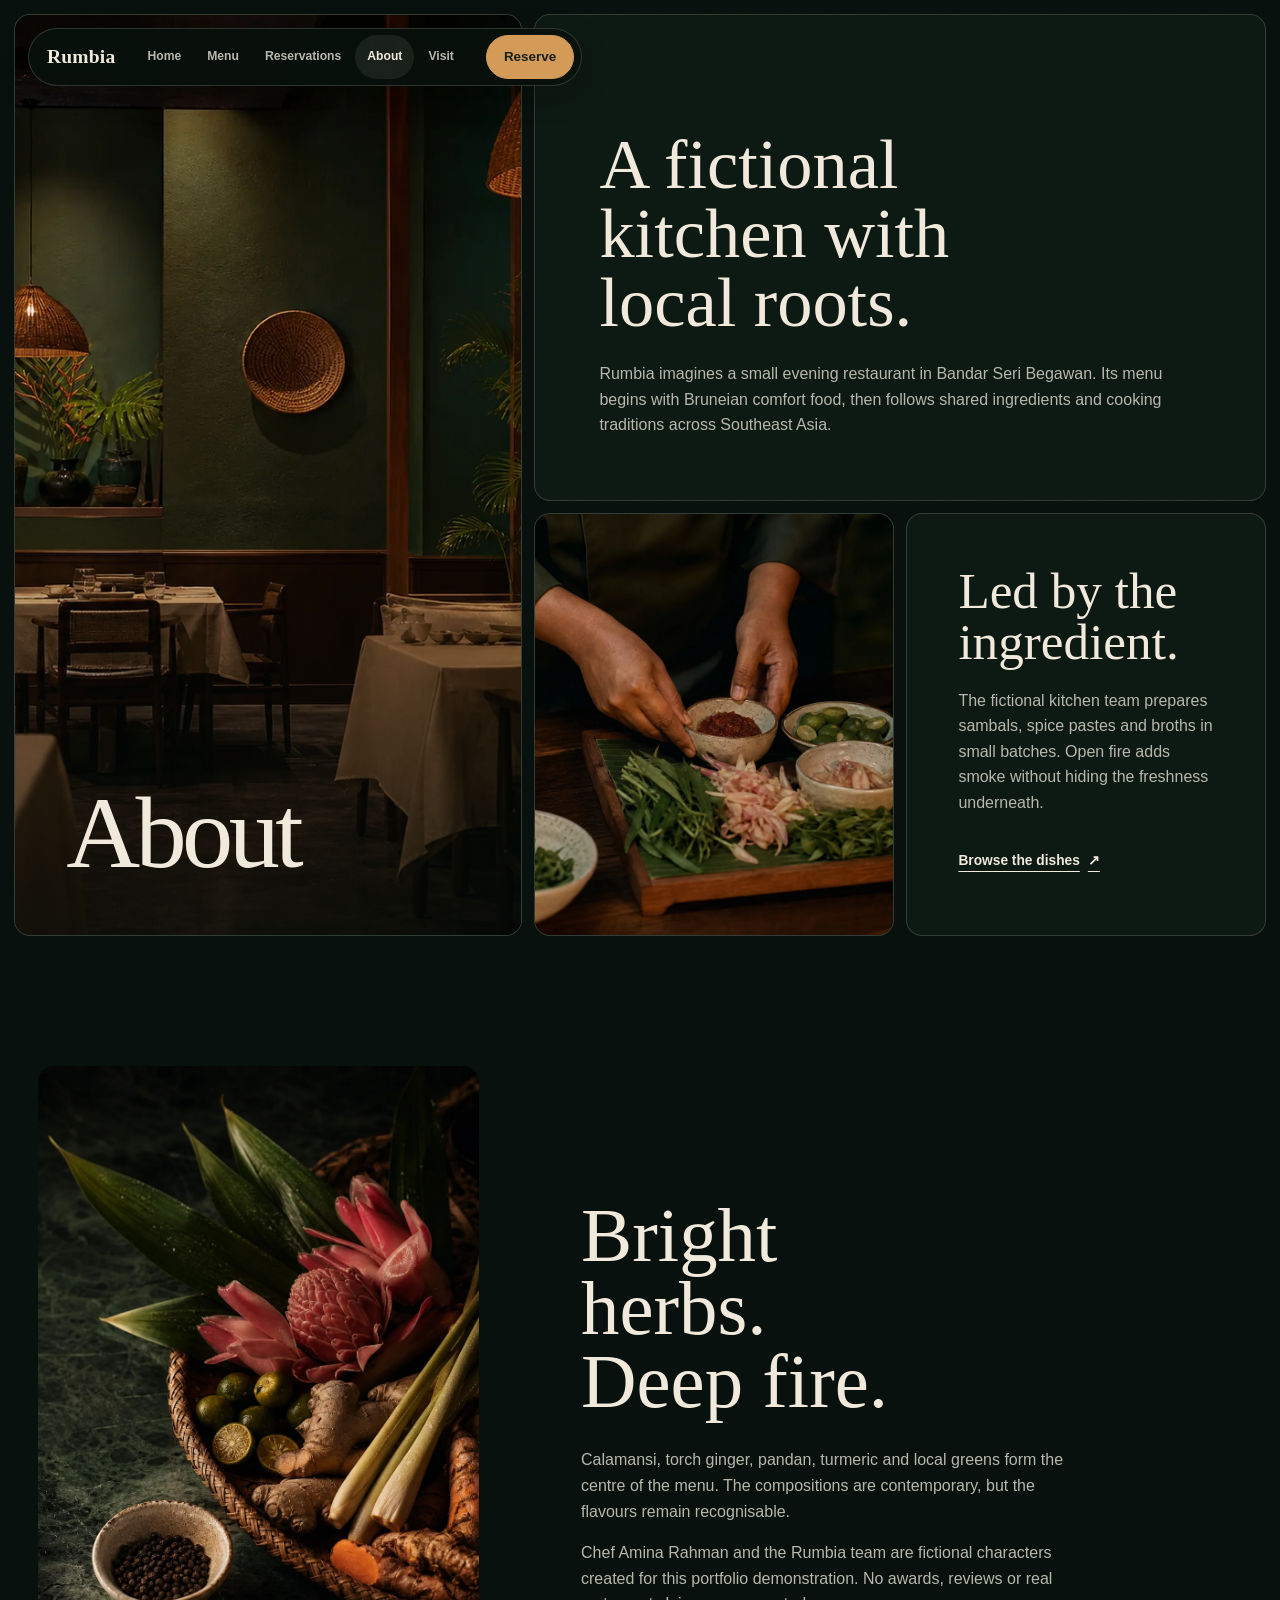
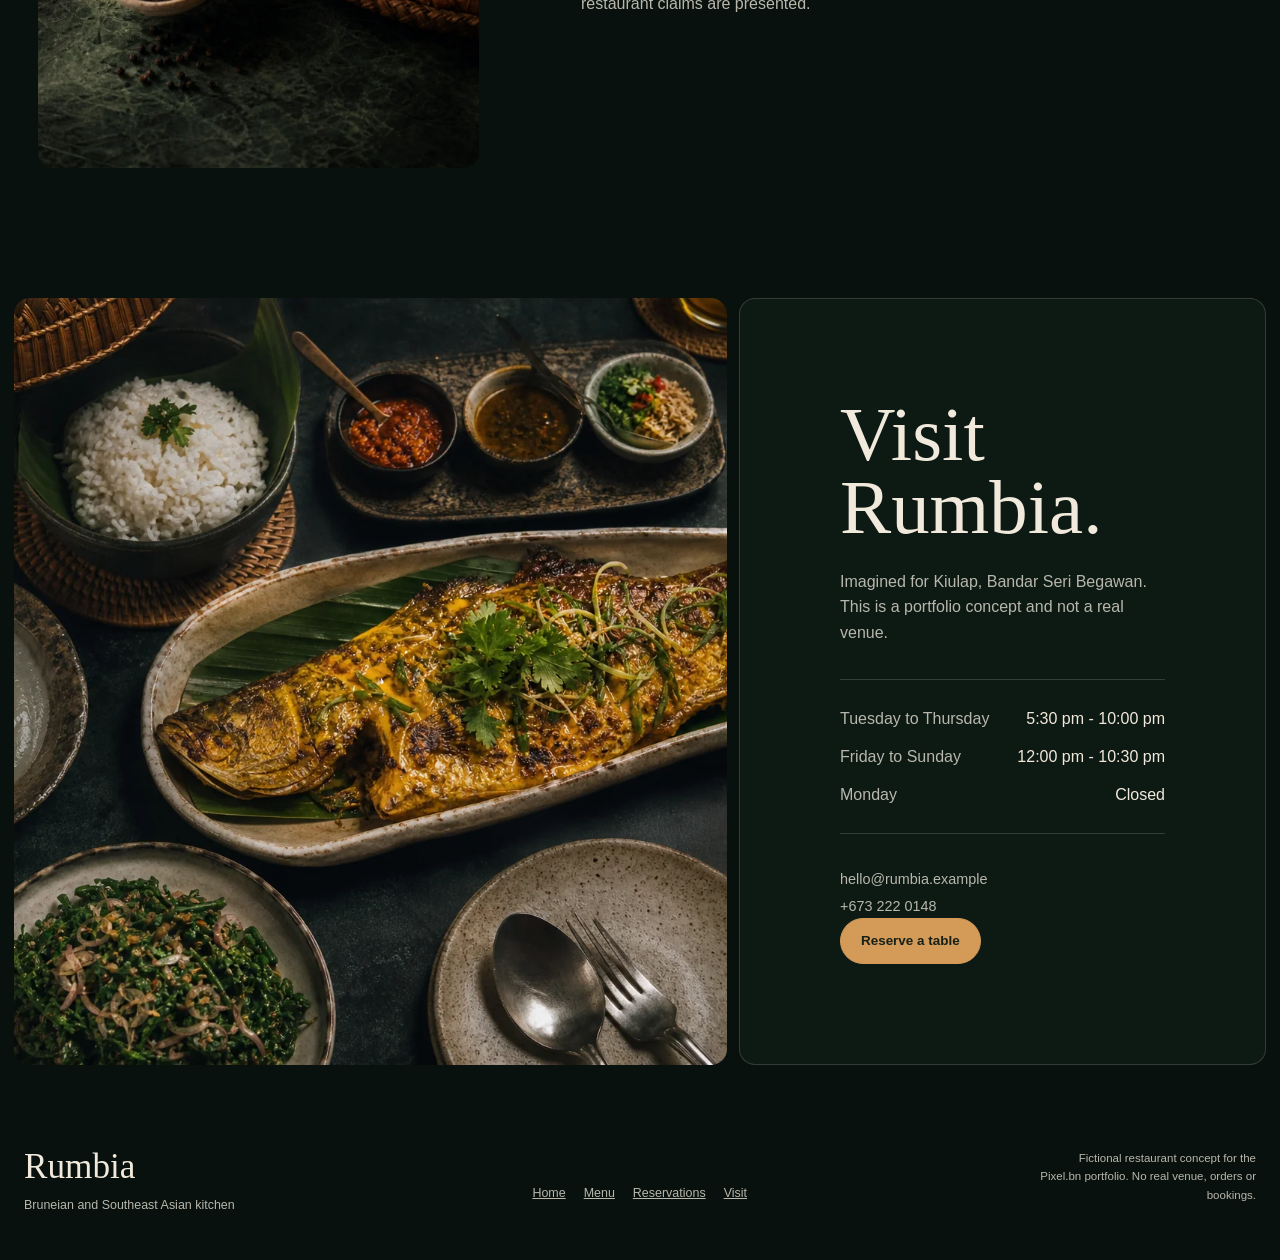
<file: restaurant/about.html>
<!doctype html>
<html lang="en">
<head>
  <meta charset="utf-8">
  <meta name="viewport" content="width=device-width, initial-scale=1, viewport-fit=cover">
  <meta name="description" content="Meet the fictional story and cuisine philosophy behind Rumbia.">
  <meta name="theme-color" content="#08110d">
  <title>About | Rumbia</title>
  <link rel="icon" href="data:image/svg+xml,%3Csvg xmlns='http://www.w3.org/2000/svg' viewBox='0 0 64 64'%3E%3Crect width='64' height='64' rx='14' fill='%2308110d'/%3E%3Ctext x='32' y='43' text-anchor='middle' font-family='serif' font-size='34' font-weight='700' fill='%23d39a58'%3ER%3C/text%3E%3C/svg%3E">
  <link rel="stylesheet" href="styles.css">
  <script>document.documentElement.classList.add('js'); addEventListener('load', () => document.body?.classList.add('page-ready'), { once: true })</script>
  <script src="data.js" defer></script>
  <script src="app.js" defer></script>
</head>
<body data-page="about">
  <a class="skip-link" href="#main">Skip to content</a>
  <header class="site-header" aria-label="Primary navigation">
    <a class="brand" href="index.html" data-transition>Rumbia</a>
    <nav class="desktop-nav" aria-label="Main menu"><a href="index.html" data-page-link="home" data-transition>Home</a><a href="menu.html" data-page-link="menu" data-transition>Menu</a><a href="reservations.html" data-page-link="reservations" data-transition>Reservations</a><a href="about.html" data-page-link="about" data-transition>About</a><a href="#visit" data-page-link="visit">Visit</a></nav>
    <details class="mobile-menu"><summary>Menu</summary><nav aria-label="Mobile menu"><a href="index.html" data-page-link="home" data-transition>Home</a><a href="menu.html" data-page-link="menu" data-transition>Menu</a><a href="reservations.html" data-page-link="reservations" data-transition>Reservations</a><a href="about.html" data-page-link="about" data-transition>About</a><a href="#visit" data-page-link="visit">Visit</a></nav></details>
    <a class="button button-accent header-reserve" href="reservations.html" data-transition>Reserve</a>
  </header>

  <main id="main" class="about-page page-enter">
    <section class="about-hero" aria-labelledby="about-title">
      <div class="about-visual load-reveal">
        <img src="assets/interior.webp" width="1537" height="1023" alt="Rumbia's imagined forest-green dining room" fetchpriority="high">
        <div class="about-visual-copy"><h1 id="about-title">About</h1></div>
      </div>
      <div class="about-content-grid">
        <article class="about-intro load-reveal"><h2>A fictional kitchen with local roots.</h2><p>Rumbia imagines a small evening restaurant in Bandar Seri Begawan. Its menu begins with Bruneian comfort food, then follows shared ingredients and cooking traditions across Southeast Asia.</p></article>
        <div class="about-image load-reveal"><img src="assets/preparation.webp" width="1536" height="1024" loading="lazy" alt="A chef arranging fresh herbs, sambal and calamansi"></div>
        <article class="story-block load-reveal"><div><h3>Led by the ingredient.</h3><p>The fictional kitchen team prepares sambals, spice pastes and broths in small batches. Open fire adds smoke without hiding the freshness underneath.</p></div><a class="text-link" href="menu.html" data-transition>Browse the dishes <span aria-hidden="true">↗</span></a></article>
      </div>
    </section>

    <section class="philosophy-section shell" aria-labelledby="philosophy-title">
      <div class="philosophy-grid" data-reveal>
        <div class="ingredient-image"><img src="assets/ingredients.webp" width="1024" height="1536" loading="lazy" alt="Torch ginger, pandan, calamansi, lemongrass and fresh turmeric"></div>
        <div class="philosophy-copy"><h2 id="philosophy-title">Bright herbs. Deep fire.</h2><p>Calamansi, torch ginger, pandan, turmeric and local greens form the centre of the menu. The compositions are contemporary, but the flavours remain recognisable.</p><p>Chef Amina Rahman and the Rumbia team are fictional characters created for this portfolio demonstration. No awards, reviews or real restaurant claims are presented.</p></div>
      </div>
    </section>

    <section class="visit-section" id="visit" aria-labelledby="visit-title">
      <div class="visit-image" data-reveal><img src="assets/hero-spread.webp" width="1536" height="1024" loading="lazy" alt="Grilled fish, ambuyat, rice and local vegetables on a dark table"></div>
      <div class="visit-copy" data-reveal>
        <h2 id="visit-title">Visit Rumbia.</h2>
        <p>Imagined for Kiulap, Bandar Seri Begawan. This is a portfolio concept and not a real venue.</p>
        <dl class="hours"><div><dt>Tuesday to Thursday</dt><dd>5:30 pm - 10:00 pm</dd></div><div><dt>Friday to Sunday</dt><dd>12:00 pm - 10:30 pm</dd></div><div><dt>Monday</dt><dd>Closed</dd></div></dl>
        <div class="contact-lines"><span>hello@rumbia.example</span><span>+673 222 0148</span></div>
        <a class="button button-accent" href="reservations.html" data-transition>Reserve a table</a>
      </div>
    </section>
  </main>

  <footer class="site-footer shell">
    <div><div class="footer-brand">Rumbia</div><div class="concept-note">Bruneian and Southeast Asian kitchen</div></div>
    <nav class="footer-nav" aria-label="Footer navigation"><a href="index.html" data-transition>Home</a><a href="menu.html" data-transition>Menu</a><a href="reservations.html" data-transition>Reservations</a><a href="#visit">Visit</a></nav>
    <p class="footer-meta">Fictional restaurant concept for the Pixel.bn portfolio. No real venue, orders or bookings.</p>
  </footer>
</body>
</html>
</file>
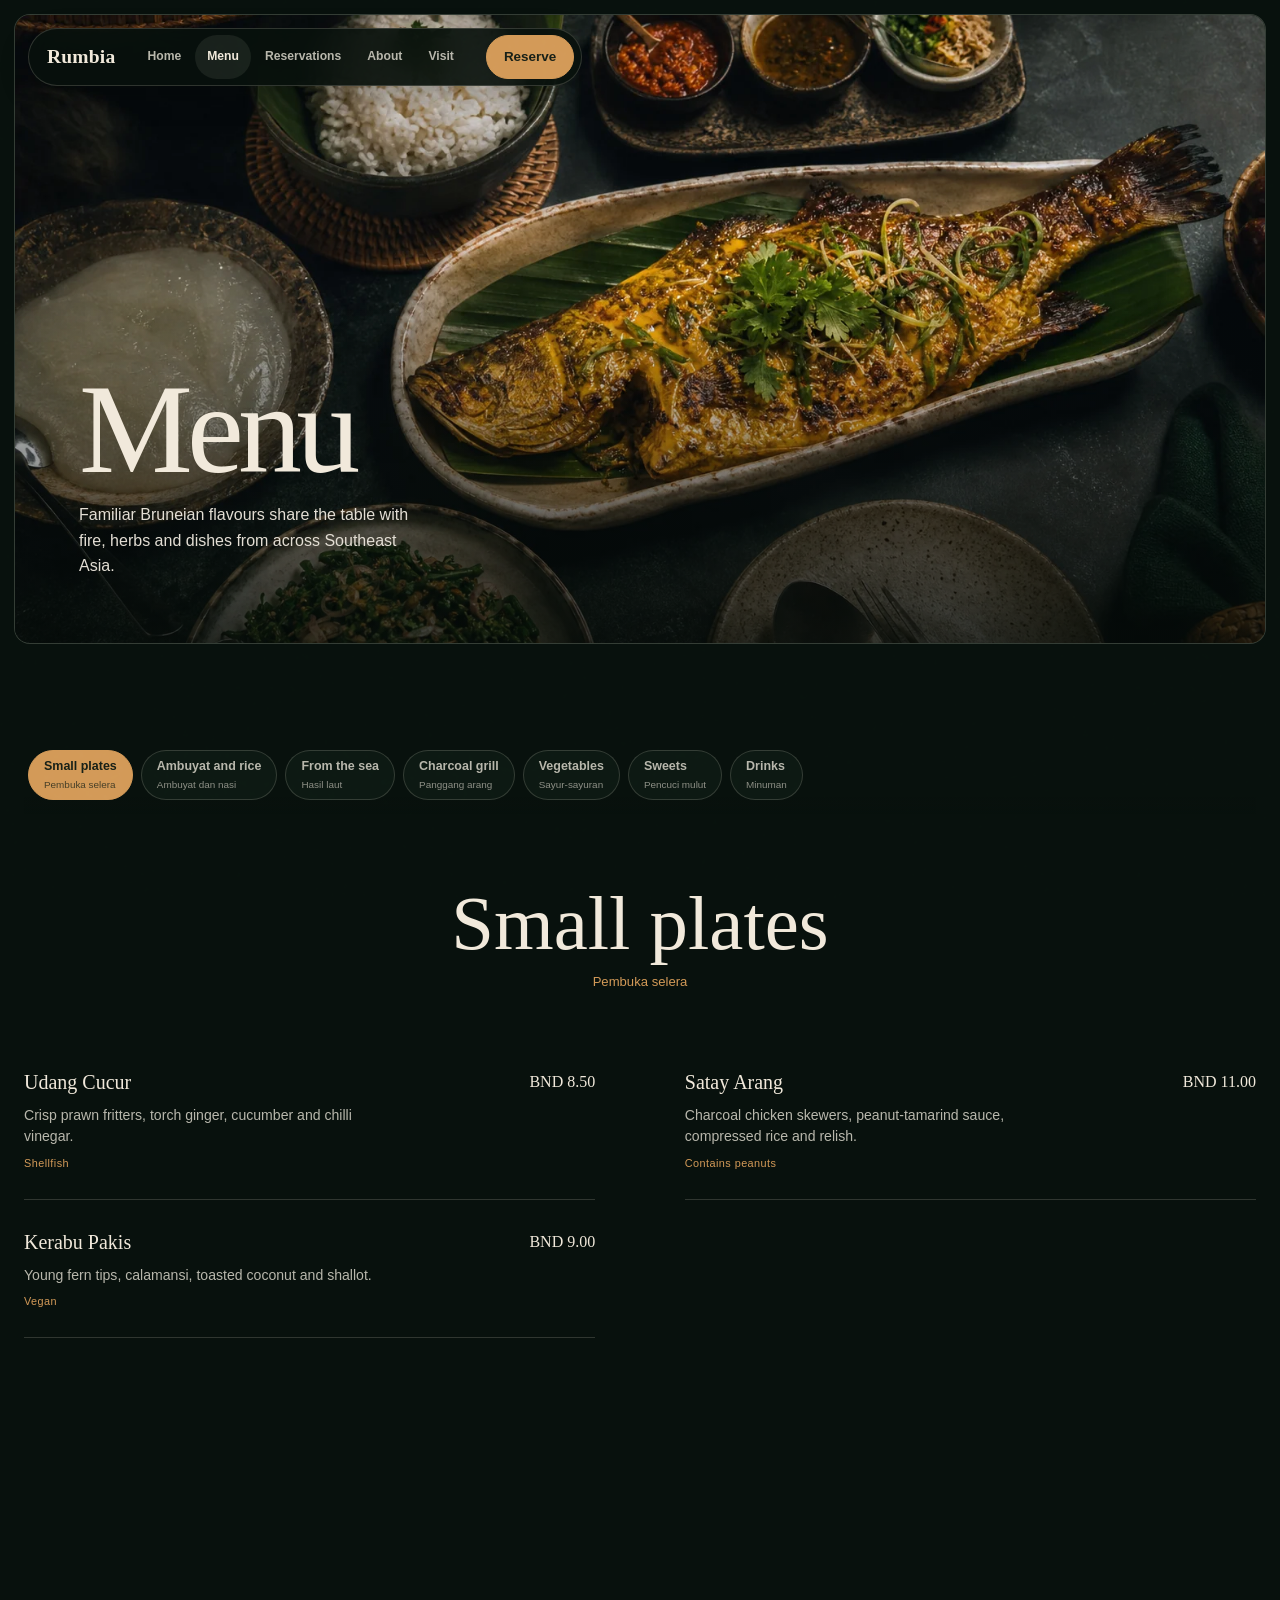
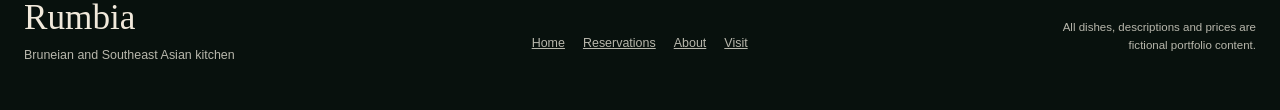
<file: restaurant/menu.html>
<!doctype html>
<html lang="en">
<head>
  <meta charset="utf-8">
  <meta name="viewport" content="width=device-width, initial-scale=1, viewport-fit=cover">
  <meta name="description" content="Browse the fictional Rumbia menu, inspired by Bruneian and Southeast Asian flavours.">
  <meta name="theme-color" content="#08110d">
  <title>Menu | Rumbia</title>
  <link rel="icon" href="data:image/svg+xml,%3Csvg xmlns='http://www.w3.org/2000/svg' viewBox='0 0 64 64'%3E%3Crect width='64' height='64' rx='14' fill='%2308110d'/%3E%3Ctext x='32' y='43' text-anchor='middle' font-family='serif' font-size='34' font-weight='700' fill='%23d39a58'%3ER%3C/text%3E%3C/svg%3E">
  <link rel="stylesheet" href="styles.css">
  <script>document.documentElement.classList.add('js'); addEventListener('load', () => document.body?.classList.add('page-ready'), { once: true })</script>
  <script src="data.js" defer></script>
  <script src="app.js" defer></script>
  <script src="menu.js" defer></script>
</head>
<body data-page="menu">
  <a class="skip-link" href="#main">Skip to content</a>
  <header class="site-header" aria-label="Primary navigation">
    <a class="brand" href="index.html" data-transition>Rumbia</a>
    <nav class="desktop-nav" aria-label="Main menu"><a href="index.html" data-page-link="home" data-transition>Home</a><a href="menu.html" data-page-link="menu" data-transition>Menu</a><a href="reservations.html" data-page-link="reservations" data-transition>Reservations</a><a href="about.html" data-page-link="about" data-transition>About</a><a href="about.html#visit" data-page-link="visit" data-transition>Visit</a></nav>
    <details class="mobile-menu"><summary>Menu</summary><nav aria-label="Mobile menu"><a href="index.html" data-page-link="home" data-transition>Home</a><a href="menu.html" data-page-link="menu" data-transition>Menu</a><a href="reservations.html" data-page-link="reservations" data-transition>Reservations</a><a href="about.html" data-page-link="about" data-transition>About</a><a href="about.html#visit" data-page-link="visit" data-transition>Visit</a></nav></details>
    <a class="button button-accent header-reserve" href="reservations.html" data-transition>Reserve</a>
  </header>

  <main id="main" class="page-enter">
    <section class="page-hero load-reveal" aria-labelledby="menu-title">
      <img src="assets/hero-spread.webp" width="1536" height="1024" alt="A Bruneian dining spread with grilled fish, ambuyat and rice" fetchpriority="high">
      <div class="page-hero-copy"><h1 id="menu-title">Menu</h1><p>Familiar Bruneian flavours share the table with fire, herbs and dishes from across Southeast Asia.</p></div>
    </section>

    <section class="menu-section shell" aria-label="Restaurant menu">
      <div class="category-strip-wrap">
        <div class="category-strip" id="menu-categories" aria-label="Menu categories"></div>
      </div>
      <div class="menu-root" id="menu-root" aria-live="polite"><noscript><p>The interactive menu requires JavaScript. Please enable it to browse this fictional menu.</p></noscript></div>
    </section>
  </main>

  <footer class="site-footer shell">
    <div><div class="footer-brand">Rumbia</div><div class="concept-note">Bruneian and Southeast Asian kitchen</div></div>
    <nav class="footer-nav" aria-label="Footer navigation"><a href="index.html" data-transition>Home</a><a href="reservations.html" data-transition>Reservations</a><a href="about.html" data-transition>About</a><a href="about.html#visit" data-transition>Visit</a></nav>
    <p class="footer-meta">All dishes, descriptions and prices are fictional portfolio content.</p>
  </footer>

  <dialog id="dish-dialog" aria-labelledby="dish-dialog-title">
    <div class="dialog-inner">
      <button class="dialog-close" type="button" data-dialog-close>Close</button>
      <div class="dish-dialog-media" hidden><img alt=""></div>
      <div class="dish-dialog-copy"><h2 id="dish-dialog-title" data-dish-name></h2><p data-dish-description></p><div class="dish-dialog-meta"><span data-dish-dietary></span><strong data-dish-price></strong></div></div>
    </div>
  </dialog>
</body>
</html>
</file>
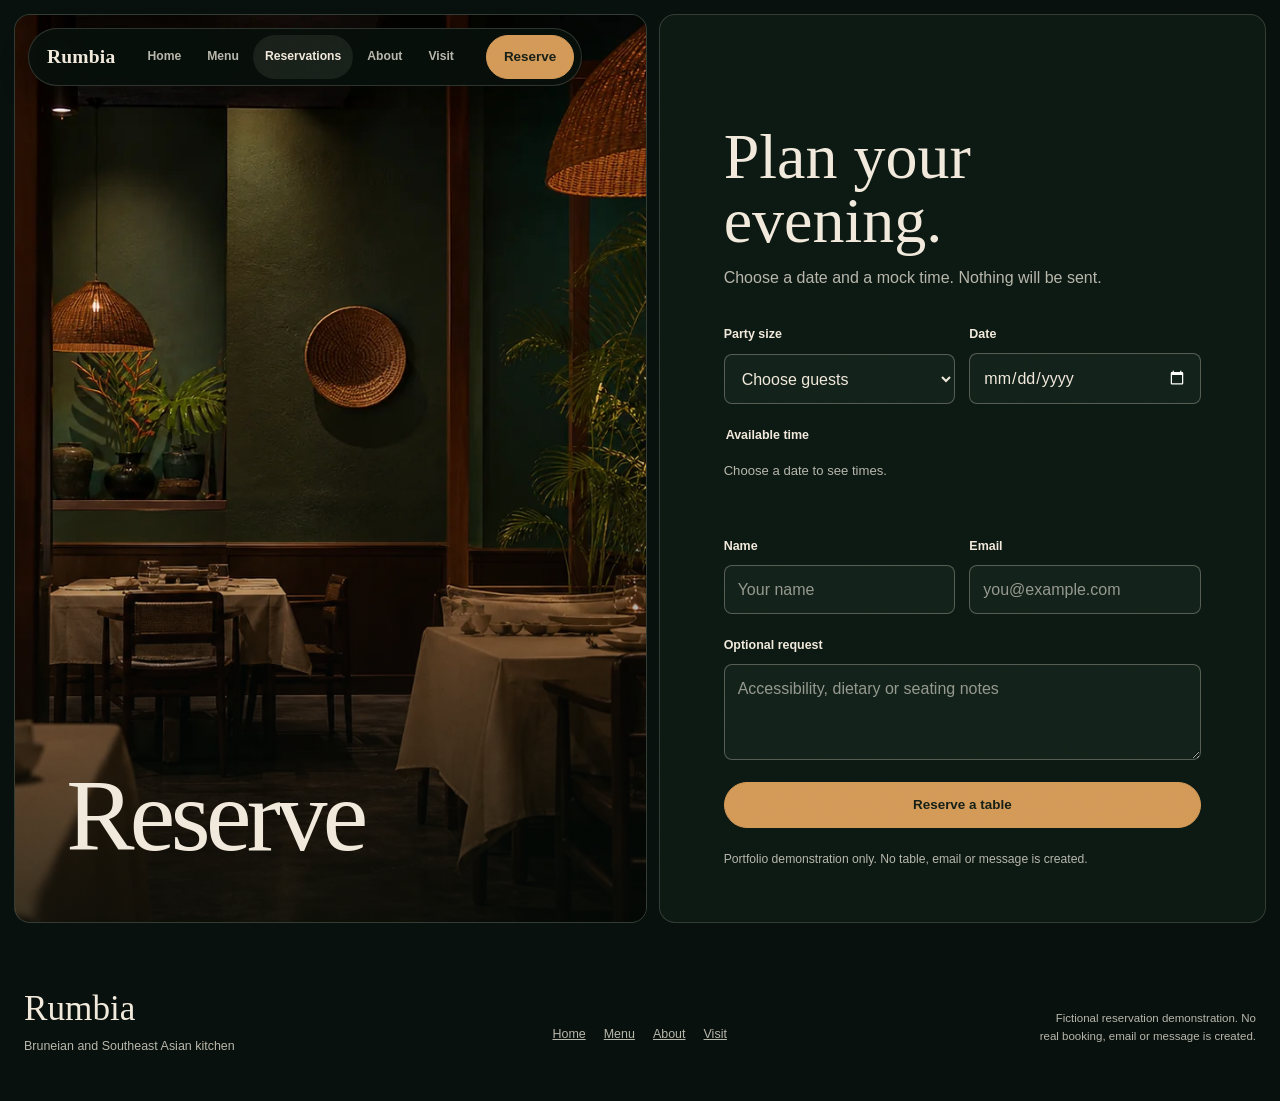
<file: restaurant/reservations.html>
<!doctype html>
<html lang="en">
<head>
  <meta charset="utf-8">
  <meta name="viewport" content="width=device-width, initial-scale=1, viewport-fit=cover">
  <meta name="description" content="Try Rumbia's fictional front-end restaurant reservation demonstration.">
  <meta name="theme-color" content="#08110d">
  <title>Reservations | Rumbia</title>
  <link rel="icon" href="data:image/svg+xml,%3Csvg xmlns='http://www.w3.org/2000/svg' viewBox='0 0 64 64'%3E%3Crect width='64' height='64' rx='14' fill='%2308110d'/%3E%3Ctext x='32' y='43' text-anchor='middle' font-family='serif' font-size='34' font-weight='700' fill='%23d39a58'%3ER%3C/text%3E%3C/svg%3E">
  <link rel="stylesheet" href="styles.css">
  <script>document.documentElement.classList.add('js'); addEventListener('load', () => document.body?.classList.add('page-ready'), { once: true })</script>
  <script src="data.js" defer></script>
  <script src="app.js" defer></script>
  <script src="reservations.js" defer></script>
</head>
<body data-page="reservations">
  <a class="skip-link" href="#main">Skip to content</a>
  <header class="site-header" aria-label="Primary navigation">
    <a class="brand" href="index.html" data-transition>Rumbia</a>
    <nav class="desktop-nav" aria-label="Main menu"><a href="index.html" data-page-link="home" data-transition>Home</a><a href="menu.html" data-page-link="menu" data-transition>Menu</a><a href="reservations.html" data-page-link="reservations" data-transition>Reservations</a><a href="about.html" data-page-link="about" data-transition>About</a><a href="about.html#visit" data-page-link="visit" data-transition>Visit</a></nav>
    <details class="mobile-menu"><summary>Menu</summary><nav aria-label="Mobile menu"><a href="index.html" data-page-link="home" data-transition>Home</a><a href="menu.html" data-page-link="menu" data-transition>Menu</a><a href="reservations.html" data-page-link="reservations" data-transition>Reservations</a><a href="about.html" data-page-link="about" data-transition>About</a><a href="about.html#visit" data-page-link="visit" data-transition>Visit</a></nav></details>
    <a class="button button-accent header-reserve" href="reservations.html" aria-current="page">Reserve</a>
  </header>

  <main id="main" class="booking-page page-enter">
    <section class="booking-visual load-reveal" aria-labelledby="booking-title">
      <img src="assets/interior.webp" width="1537" height="1023" alt="Rumbia's fictional forest-green dining room prepared for evening service" fetchpriority="high">
      <div class="booking-visual-copy"><h1 id="booking-title">Reserve</h1></div>
    </section>
    <section class="booking-panel load-reveal" aria-labelledby="booking-form-title">
      <div class="booking-panel-inner">
        <div id="reservation-form-view">
          <h2 id="booking-form-title">Plan your evening.</h2>
          <p class="booking-intro">Choose a date and a mock time. Nothing will be sent.</p>
          <form class="reservation-form" id="reservation-form" novalidate>
            <div class="form-row">
              <div class="field"><label for="party-size">Party size</label><select id="party-size" name="party" required><option value="">Choose guests</option><option value="1">1 guest</option><option value="2">2 guests</option><option value="3">3 guests</option><option value="4">4 guests</option><option value="5">5 guests</option><option value="6">6 guests</option><option value="7">7 guests</option><option value="8">8 guests</option></select></div>
              <div class="field"><label for="reservation-date">Date</label><input id="reservation-date" name="date" type="date" required></div>
            </div>
            <fieldset class="field time-fieldset"><legend>Available time</legend><div class="time-options" id="reservation-times"><p class="time-prompt">Choose a date to see times.</p></div><p class="field-error" id="time-error" aria-live="polite"></p></fieldset>
            <div class="form-row">
              <div class="field"><label for="guest-name">Name</label><input id="guest-name" name="name" type="text" autocomplete="name" placeholder="Your name" required></div>
              <div class="field"><label for="guest-email">Email</label><input id="guest-email" name="email" type="email" autocomplete="email" placeholder="you@example.com" required></div>
            </div>
            <div class="field"><label for="guest-request">Optional request</label><textarea id="guest-request" name="request" placeholder="Accessibility, dietary or seating notes"></textarea></div>
            <button class="button button-accent" type="submit">Reserve a table</button>
            <p class="form-note">Portfolio demonstration only. No table, email or message is created.</p>
          </form>
        </div>
        <div class="confirmation" id="reservation-confirmation" hidden>
          <div class="confirmation-mark" aria-hidden="true">R</div>
          <h2>Table held for <span data-confirmation-name></span>.</h2>
          <p class="confirmation-details" data-confirmation-details></p>
          <p>This confirmation exists only in your browser. A production service could be connected later.</p>
          <button class="button" type="button">Make another reservation</button>
        </div>
        <p class="sr-only" id="reservation-status" aria-live="polite"></p>
      </div>
    </section>
  </main>
  <footer class="site-footer shell">
    <div><div class="footer-brand">Rumbia</div><div class="concept-note">Bruneian and Southeast Asian kitchen</div></div>
    <nav class="footer-nav" aria-label="Footer navigation"><a href="index.html" data-transition>Home</a><a href="menu.html" data-transition>Menu</a><a href="about.html" data-transition>About</a><a href="about.html#visit" data-transition>Visit</a></nav>
    <p class="footer-meta">Fictional reservation demonstration. No real booking, email or message is created.</p>
  </footer>
</body>
</html>
</file>
<file: restaurant/styles.css>
:root {
  color-scheme: dark;
  --night: #08110d;
  --forest: #0d1913;
  --forest-raised: #13221a;
  --forest-soft: #192b21;
  --ivory: #f1e9db;
  --muted: #b8b7ac;
  --accent: #d39a58;
  --accent-ink: #172017;
  --line: rgba(241, 233, 219, 0.17);
  --line-strong: rgba(241, 233, 219, 0.3);
  --shadow: 0 24px 70px rgba(2, 8, 5, 0.42);
  --radius: 16px;
  --control-radius: 999px;
  --display: "Iowan Old Style", Baskerville, "Times New Roman", serif;
  --ui: "Segoe UI", Arial, sans-serif;
}

* { box-sizing: border-box; }
html { min-width: 320px; scroll-behavior: smooth; background: var(--night); }
body { margin: 0; overflow-x: clip; background: var(--night); color: var(--ivory); font-family: var(--ui); font-size: 16px; line-height: 1.6; }
section[id] { scroll-margin-top: 96px; }
body::before { content: ""; position: fixed; inset: 0; z-index: 90; pointer-events: none; opacity: 0.16; background-image: url("data:image/svg+xml,%3Csvg viewBox='0 0 160 160' xmlns='http://www.w3.org/2000/svg'%3E%3Cfilter id='n'%3E%3CfeTurbulence type='fractalNoise' baseFrequency='.85' numOctaves='3' stitchTiles='stitch'/%3E%3C/filter%3E%3Crect width='100%25' height='100%25' filter='url(%23n)' opacity='.16'/%3E%3C/svg%3E"); mix-blend-mode: soft-light; }
img { display: block; width: 100%; height: 100%; object-fit: cover; background: var(--forest-raised); }
a { color: inherit; }
button, input, select, textarea { font: inherit; }
button { color: inherit; }
button, summary, a { -webkit-tap-highlight-color: transparent; }
button:active, .button:active { transform: translateY(1px); }
:focus-visible { outline: 2px solid var(--accent); outline-offset: 4px; }
::selection { background: var(--accent); color: var(--accent-ink); }
[hidden] { display: none !important; }

.skip-link { position: fixed; left: 16px; top: -80px; z-index: 100; padding: 10px 16px; border-radius: var(--control-radius); background: var(--accent); color: var(--accent-ink); font-weight: 750; text-decoration: none; }
.skip-link:focus { top: 16px; }
.shell { width: min(1320px, calc(100% - 48px)); margin-inline: auto; }
.concept-note { color: var(--muted); font-size: 0.78rem; }
.sr-only { position: absolute !important; width: 1px !important; height: 1px !important; padding: 0 !important; margin: -1px !important; overflow: hidden !important; clip: rect(0, 0, 0, 0) !important; white-space: nowrap !important; border: 0 !important; }

/* Shape system: 16px media and panels, 8px fields, pill interaction controls. */
.button { min-height: 46px; display: inline-flex; align-items: center; justify-content: center; gap: 10px; padding: 0 20px; border: 1px solid var(--line-strong); border-radius: var(--control-radius); background: transparent; color: var(--ivory); font-size: 0.84rem; font-weight: 700; text-decoration: none; white-space: nowrap; transition: background-color 180ms ease, color 180ms ease, border-color 180ms ease, transform 180ms ease; }
.button:hover { background: rgba(241, 233, 219, 0.09); border-color: rgba(241, 233, 219, 0.5); }
.button-accent { background: var(--accent); border-color: var(--accent); color: var(--accent-ink); }
.button-accent:hover { background: #e0ad70; border-color: #e0ad70; }
.text-link { display: inline-flex; align-items: center; gap: 8px; min-height: 44px; color: var(--ivory); font-size: 0.86rem; font-weight: 700; text-underline-offset: 6px; }
.text-link:hover { color: var(--accent); }

.site-header { position: fixed; z-index: 30; top: 28px; left: max(28px, calc((100vw - 1440px) / 2)); min-height: 58px; max-width: calc(100vw - 56px); display: flex; align-items: center; gap: 20px; padding: 6px 7px 6px 18px; border: 1px solid var(--line); border-radius: var(--control-radius); background: rgba(8, 17, 13, 0.91); box-shadow: 0 10px 30px rgba(2, 8, 5, 0.22); backdrop-filter: blur(16px); -webkit-backdrop-filter: blur(16px); }
.brand { font-family: var(--display); font-size: 1.22rem; font-weight: 700; letter-spacing: 0.01em; text-decoration: none; white-space: nowrap; }
.desktop-nav { display: flex; align-items: center; gap: 2px; }
.desktop-nav a { min-height: 44px; display: inline-flex; align-items: center; padding: 0 12px; border-radius: var(--control-radius); color: var(--muted); font-size: 0.76rem; font-weight: 650; text-decoration: none; transition: color 180ms ease, background-color 180ms ease; }
.desktop-nav a:hover, .desktop-nav a[aria-current="page"] { color: var(--ivory); background: rgba(241, 233, 219, 0.08); }
.mobile-menu { display: none; position: relative; }
.mobile-menu summary { min-height: 44px; display: inline-flex; align-items: center; padding: 0 15px; border: 1px solid var(--line); border-radius: var(--control-radius); cursor: pointer; list-style: none; font-size: 0.8rem; font-weight: 700; }
.mobile-menu summary::-webkit-details-marker { display: none; }
.mobile-menu nav { position: absolute; top: calc(100% + 10px); left: 0; width: 220px; display: grid; padding: 9px; border: 1px solid var(--line); border-radius: var(--radius); background: var(--forest); box-shadow: var(--shadow); }
.mobile-menu nav a { min-height: 46px; display: flex; align-items: center; padding: 0 12px; border-radius: 10px; color: var(--muted); font-size: 0.88rem; text-decoration: none; }
.mobile-menu nav a:hover, .mobile-menu nav a[aria-current="page"] { background: var(--forest-soft); color: var(--ivory); }
.header-reserve { min-height: 44px; padding-inline: 17px; }

.page-enter { opacity: 1; transition: opacity 220ms ease, filter 220ms ease; }
.load-reveal { opacity: 1; filter: none; transform: none; transition: opacity 720ms cubic-bezier(.16, 1, .3, 1), filter 720ms cubic-bezier(.16, 1, .3, 1), transform 720ms cubic-bezier(.16, 1, .3, 1); }
.js body:not(.page-ready) .load-reveal { opacity: 0; filter: blur(12px); transform: translateY(10px); }
.js body:not(.page-ready) .load-reveal:nth-child(2) { transition-delay: 80ms; }
.js body:not(.page-ready) .load-reveal:nth-child(3) { transition-delay: 150ms; }
body.page-leaving .page-enter { opacity: 0.25; filter: blur(7px); }
[data-reveal] { opacity: 1; transform: none; }
.reveal-ready [data-reveal] { opacity: 0; transform: translateY(22px); transition: opacity 620ms cubic-bezier(.16, 1, .3, 1), transform 620ms cubic-bezier(.16, 1, .3, 1); }
.reveal-ready [data-reveal].is-visible { opacity: 1; transform: none; }

.home-hero { min-height: 100dvh; display: grid; grid-template-columns: minmax(0, 2.65fr) minmax(270px, 0.8fr); gap: 12px; padding: 14px; }
.hero-main, .rail-link, .page-hero, .booking-visual, .booking-panel, .about-visual, .about-intro, .about-image, .story-block { position: relative; overflow: hidden; border: 1px solid var(--line); border-radius: var(--radius); background: var(--forest); }
.hero-main::after, .rail-link::after, .page-hero::after, .booking-visual::after, .about-visual::after { content: ""; position: absolute; inset: 0; pointer-events: none; background: linear-gradient(180deg, transparent 44%, rgba(4, 10, 7, 0.76) 100%); }
.hero-copy { position: absolute; z-index: 2; left: clamp(24px, 5vw, 72px); bottom: clamp(28px, 7vh, 72px); max-width: 780px; }
.hero-copy h1 { max-width: 8ch; margin: 0; font-family: var(--display); font-size: clamp(4rem, 9vw, 8.4rem); font-weight: 400; line-height: 0.82; letter-spacing: -0.045em; }
.hero-copy p { max-width: 36ch; margin: 20px 0 0; color: #e1dbce; font-size: clamp(0.92rem, 1.35vw, 1.08rem); }
.hero-rail { min-width: 0; display: grid; grid-template-rows: repeat(3, minmax(0, 1fr)); gap: 12px; }
.rail-link { min-height: 0; display: block; text-decoration: none; }
.rail-link img { transition: transform 520ms cubic-bezier(.16, 1, .3, 1), filter 520ms ease; }
.rail-link:hover img, .rail-link:focus-visible img { transform: scale(1.035); filter: saturate(1.08); }
.rail-label { position: absolute; z-index: 2; inset-inline: 18px; bottom: 14px; display: flex; align-items: center; justify-content: space-between; gap: 16px; font-family: var(--display); font-size: 1.06rem; }
.rail-label small { display: block; color: var(--muted); font-family: var(--ui); font-size: 0.68rem; letter-spacing: 0.08em; text-transform: uppercase; }

.editorial-section { padding-block: clamp(88px, 11vw, 150px); }
.intro-layout { display: grid; grid-template-columns: repeat(12, 1fr); gap: 24px; align-items: start; }
.intro-layout h2 { grid-column: 1 / span 7; max-width: 10ch; margin: 0; font-family: var(--display); font-size: clamp(3rem, 6.5vw, 6.5rem); font-weight: 400; line-height: 0.95; letter-spacing: -0.035em; }
.intro-copy { grid-column: 8 / -1; max-width: 52ch; padding-top: 10px; }
.intro-copy p { margin: 0 0 22px; color: var(--muted); font-size: 1.06rem; }
.signature-image { width: min(1120px, calc(100% - 48px)); height: clamp(420px, 64vw, 760px); margin: 72px auto 0; overflow: hidden; border-radius: var(--radius); }
.signature-image img { transition: transform 800ms cubic-bezier(.16, 1, .3, 1); }
.signature-image:hover img { transform: scale(1.02); }

.gallery-section { padding-block: 20px 120px; }
.gallery-heading { display: flex; align-items: end; justify-content: space-between; gap: 30px; margin-bottom: 34px; }
.gallery-heading h2 { max-width: 11ch; margin: 0; font-family: var(--display); font-size: clamp(2.6rem, 5vw, 5rem); font-weight: 400; line-height: 0.95; }
.gallery-grid { display: grid; grid-template-columns: 1.2fr 0.8fr 1fr; grid-template-rows: 520px; gap: 12px; }
.gallery-button { min-width: 0; padding: 0; overflow: hidden; border: 0; border-radius: var(--radius); background: var(--forest); cursor: zoom-in; }
.gallery-button img { transition: transform 520ms cubic-bezier(.16, 1, .3, 1), filter 520ms ease; }
.gallery-button:hover img { transform: scale(1.025); filter: brightness(1.05); }

.reservation-cta { width: min(1320px, calc(100% - 28px)); min-height: 68vh; margin: 0 auto 14px; display: grid; place-items: center; overflow: hidden; border: 1px solid var(--line); border-radius: var(--radius); background: var(--forest); text-align: center; }
.reservation-cta img { grid-area: 1 / 1; filter: brightness(0.42) saturate(0.9); }
.reservation-cta-copy { z-index: 2; grid-area: 1 / 1; max-width: 760px; padding: 48px 24px; }
.reservation-cta h2 { margin: 0 0 20px; font-family: var(--display); font-size: clamp(3.3rem, 7vw, 7rem); font-weight: 400; line-height: 0.92; }
.reservation-cta p { max-width: 42ch; margin: 0 auto 26px; color: #ddd8ce; }

.page-hero { min-height: min(70dvh, 760px); margin: 14px; }
.page-hero img { position: absolute; inset: 0; }
.page-hero-copy { position: absolute; z-index: 2; left: clamp(24px, 5vw, 72px); bottom: clamp(30px, 6vw, 64px); }
.page-hero h1 { margin: 0; font-family: var(--display); font-size: clamp(4.5rem, 10vw, 9rem); font-weight: 400; line-height: 0.82; letter-spacing: -0.045em; }
.page-hero p { max-width: 40ch; margin: 20px 0 0; color: #e3ded4; }

.menu-section { padding-block: 78px 140px; }
.category-strip-wrap { position: sticky; z-index: 15; top: 12px; margin-bottom: 72px; padding: 10px 0; background: linear-gradient(var(--night) 78%, transparent); }
.category-strip { display: flex; gap: 8px; overflow-x: auto; padding: 4px; scrollbar-width: thin; scroll-snap-type: x proximity; }
.category-button { flex: 0 0 auto; min-height: 48px; display: grid; align-content: center; gap: 0; padding: 6px 15px; border: 1px solid var(--line); border-radius: var(--control-radius); background: var(--forest); color: var(--muted); text-align: left; cursor: pointer; scroll-snap-align: start; transition: background-color 180ms ease, color 180ms ease, border-color 180ms ease; }
.category-button span { font-size: 0.78rem; font-weight: 700; }
.category-button small { font-size: 0.62rem; opacity: 0.75; }
.category-button:hover, .category-button[aria-pressed="true"] { border-color: var(--accent); background: var(--accent); color: var(--accent-ink); }
.menu-root { min-height: 520px; opacity: 1; transform: none; transition: opacity 160ms ease, transform 160ms ease; }
.menu-root.is-changing { opacity: 0; transform: translateY(5px); }
.menu-group-heading { max-width: 780px; margin: 0 auto 48px; text-align: center; }
.menu-group-heading h2 { margin: 0; font-family: var(--display); font-size: clamp(2.8rem, 6vw, 5.4rem); font-weight: 400; line-height: 1; }
.menu-group-heading p { margin: 8px 0 0; color: var(--accent); font-size: 0.82rem; }
.dish-list { display: grid; grid-template-columns: repeat(2, minmax(0, 1fr)); column-gap: clamp(36px, 7vw, 110px); }
.dish-row { min-width: 0; min-height: 132px; display: grid; grid-template-columns: 1fr auto; gap: 28px; align-items: start; padding: 26px 0; border: 0; border-bottom: 1px solid var(--line); background: transparent; text-align: left; cursor: pointer; }
.dish-copy { display: grid; gap: 7px; }
.dish-copy strong { font-family: var(--display); font-size: 1.25rem; font-weight: 500; }
.dish-copy > span { max-width: 48ch; color: var(--muted); font-size: 0.88rem; line-height: 1.55; }
.dish-copy small { color: var(--accent); font-size: 0.68rem; letter-spacing: 0.04em; }
.dish-price { padding-top: 3px; color: var(--ivory); font-family: var(--display); font-size: 1rem; white-space: nowrap; }
.dish-row:hover .dish-copy strong, .dish-row:focus-visible .dish-copy strong { color: var(--accent); }

dialog { max-width: min(760px, calc(100% - 32px)); padding: 0; border: 1px solid var(--line-strong); border-radius: var(--radius); background: var(--forest); color: var(--ivory); box-shadow: var(--shadow); }
dialog::backdrop { background: rgba(3, 8, 5, 0.78); backdrop-filter: blur(6px); }
.dialog-inner { display: grid; }
.image-dialog .dialog-inner { max-width: 1080px; }
.dialog-close { position: absolute; z-index: 2; top: 14px; right: 14px; min-height: 44px; padding: 0 16px; border: 1px solid var(--line-strong); border-radius: var(--control-radius); background: rgba(8, 17, 13, 0.88); color: var(--ivory); cursor: pointer; }
.dialog-media { height: min(66vh, 620px); }
.dialog-caption { padding: 18px 22px 22px; color: var(--muted); }
.dish-dialog-media { height: 340px; }
.dish-dialog-copy { padding: 36px; }
.dish-dialog-copy h2 { margin: 0 0 14px; font-family: var(--display); font-size: clamp(2.2rem, 5vw, 4rem); font-weight: 400; }
.dish-dialog-copy p { color: var(--muted); }
.dish-dialog-meta { display: flex; justify-content: space-between; gap: 20px; margin-top: 28px; padding-top: 18px; border-top: 1px solid var(--line); color: var(--accent); }

.booking-page { min-height: 100dvh; display: grid; grid-template-columns: minmax(0, 1fr) minmax(520px, 0.96fr); gap: 12px; padding: 14px; }
.booking-visual { min-height: calc(100dvh - 28px); }
.booking-visual-copy { position: absolute; z-index: 2; left: clamp(24px, 4vw, 60px); bottom: clamp(30px, 6vw, 62px); }
.booking-visual h1 { max-width: 8ch; margin: 0; font-family: var(--display); font-size: clamp(4.2rem, 8vw, 8rem); font-weight: 400; line-height: 0.86; letter-spacing: -0.045em; }
.booking-panel { min-height: calc(100dvh - 28px); display: grid; align-items: center; padding: 110px clamp(28px, 5vw, 76px) 52px; }
.booking-panel-inner { width: min(100%, 620px); margin-inline: auto; }
.booking-panel h2 { margin: 0 0 12px; font-family: var(--display); font-size: clamp(2.6rem, 5vw, 4.8rem); font-weight: 400; line-height: 1; }
.booking-intro { margin: 0 0 34px; color: var(--muted); }
.reservation-form { display: grid; gap: 22px; }
.form-row { display: grid; grid-template-columns: repeat(2, minmax(0, 1fr)); gap: 14px; }
.field { display: grid; gap: 8px; }
.field label, .field legend { color: var(--ivory); font-size: 0.78rem; font-weight: 700; }
.field input, .field select, .field textarea { width: 100%; min-height: 48px; padding: 11px 13px; border: 1px solid var(--line-strong); border-radius: 8px; background: var(--forest-raised); color: var(--ivory); }
.field textarea { min-height: 96px; resize: vertical; }
.field input::placeholder, .field textarea::placeholder { color: #96998f; }
.field input:focus, .field select:focus, .field textarea:focus { border-color: var(--accent); outline: 2px solid rgba(211, 154, 88, 0.24); outline-offset: 1px; }
.time-fieldset { margin: 0; padding: 0; border: 0; }
.time-options { display: grid; grid-template-columns: repeat(4, minmax(0, 1fr)); gap: 8px; margin-top: 10px; }
.time-option { min-height: 44px; padding: 6px; border: 1px solid var(--line); border-radius: var(--control-radius); background: transparent; color: var(--muted); cursor: pointer; }
.time-option:hover, .time-option[aria-pressed="true"] { border-color: var(--accent); background: var(--accent); color: var(--accent-ink); }
.time-option:disabled { opacity: 0.35; cursor: not-allowed; }
.time-prompt { grid-column: 1 / -1; margin: 4px 0; color: var(--muted); font-size: 0.82rem; }
.time-loading { height: 44px; border-radius: var(--control-radius); background: linear-gradient(90deg, var(--forest-raised), var(--forest-soft), var(--forest-raised)); background-size: 220% 100%; animation: shimmer 1s linear infinite; }
.field-error { min-height: 1.2em; margin: 7px 0 0; color: #efb0a1; font-size: 0.76rem; }
.form-note { margin: 0; color: var(--muted); font-size: 0.76rem; }
.reservation-form .button { width: 100%; }
.reservation-form .button:disabled { opacity: 0.65; cursor: wait; }
.confirmation { padding-block: 38px; }
.confirmation-mark { width: 54px; height: 54px; display: grid; place-items: center; margin-bottom: 28px; border: 1px solid var(--accent); border-radius: 50%; color: var(--accent); font-family: var(--display); font-size: 1.6rem; }
.confirmation h2 { max-width: 10ch; }
.confirmation-details { margin: 20px 0 28px; padding: 18px 0; border-block: 1px solid var(--line); color: var(--ivory); }
.confirmation p { color: var(--muted); }

.about-page { padding: 14px; }
.about-hero { min-height: calc(100dvh - 28px); display: grid; grid-template-columns: 0.82fr 1.18fr; gap: 12px; }
.about-visual { min-height: 720px; }
.about-visual-copy { position: absolute; z-index: 2; left: clamp(24px, 4vw, 58px); bottom: clamp(28px, 5vw, 58px); }
.about-visual h1 { margin: 0; font-family: var(--display); font-size: clamp(4.2rem, 8vw, 8rem); font-weight: 400; line-height: 0.86; letter-spacing: -0.045em; }
.about-content-grid { min-width: 0; display: grid; grid-template-columns: repeat(2, minmax(0, 1fr)); grid-template-rows: auto 1fr; gap: 12px; }
.about-intro { grid-column: 1 / -1; padding: clamp(76px, 9vw, 124px) clamp(28px, 5vw, 76px) 62px; }
.about-intro h2 { max-width: 10ch; margin: 0 0 24px; font-family: var(--display); font-size: clamp(2.8rem, 5.5vw, 5.4rem); font-weight: 400; line-height: 0.98; }
.about-intro p { max-width: 64ch; margin: 0; color: var(--muted); }
.about-image { min-height: 360px; }
.story-block { display: flex; flex-direction: column; justify-content: space-between; padding: clamp(28px, 4vw, 52px); }
.story-block h3 { margin: 0 0 20px; font-family: var(--display); font-size: clamp(2rem, 4vw, 3.6rem); font-weight: 400; line-height: 1; }
.story-block p { margin: 0; color: var(--muted); }
.story-block a { margin-top: 24px; align-self: flex-start; }
.philosophy-section { padding-block: 130px; }
.philosophy-grid { display: grid; grid-template-columns: 0.8fr 1.2fr; gap: clamp(30px, 8vw, 120px); align-items: center; }
.ingredient-image { height: min(78vh, 780px); overflow: hidden; border-radius: var(--radius); }
.philosophy-copy h2 { max-width: 9ch; margin: 0 0 28px; font-family: var(--display); font-size: clamp(3rem, 6vw, 6rem); font-weight: 400; line-height: 0.95; }
.philosophy-copy p { max-width: 56ch; color: var(--muted); }
.visit-section { display: grid; grid-template-columns: 1.15fr 0.85fr; gap: 12px; margin-bottom: 14px; }
.visit-image { min-height: 620px; overflow: hidden; border-radius: var(--radius); }
.visit-copy { padding: clamp(46px, 8vw, 100px); border: 1px solid var(--line); border-radius: var(--radius); background: var(--forest); }
.visit-copy h2 { margin: 0 0 24px; font-family: var(--display); font-size: clamp(3rem, 6vw, 6rem); font-weight: 400; line-height: 0.95; }
.visit-copy > p { color: var(--muted); }
.hours { display: grid; gap: 12px; margin: 34px 0; padding: 26px 0; border-block: 1px solid var(--line); }
.hours div { display: flex; justify-content: space-between; gap: 30px; }
.hours dt { color: var(--muted); }
.hours dd { margin: 0; text-align: right; }
.contact-lines { display: grid; gap: 4px; color: var(--muted); font-size: 0.9rem; }

.site-footer { display: grid; grid-template-columns: 1fr auto 1fr; align-items: end; gap: 24px; padding-top: 44px; padding-bottom: max(44px, env(safe-area-inset-bottom)); }
.footer-brand { font-family: var(--display); font-size: 2.2rem; }
.footer-nav { display: flex; flex-wrap: wrap; justify-content: center; gap: 6px 18px; }
.footer-nav a { min-width: 24px; min-height: 44px; display: inline-flex; align-items: center; color: var(--muted); font-size: 0.78rem; }
.footer-meta { justify-self: end; max-width: 34ch; color: var(--muted); font-size: 0.72rem; text-align: right; }
.media-fallback { display: grid; place-items: center; min-height: 220px; background: var(--forest-raised); }
.media-fallback::after { content: "Image unavailable"; color: var(--muted); font-size: 0.8rem; }

@keyframes shimmer { to { background-position: -220% 0; } }

@media (max-width: 980px) {
  .site-header { right: 22px; left: 22px; max-width: none; justify-content: space-between; }
  .desktop-nav { display: none; }
  .mobile-menu { display: block; }
  .home-hero { grid-template-columns: 1fr; grid-template-rows: minmax(650px, 78dvh) auto; }
  .hero-rail { grid-template-columns: repeat(3, minmax(0, 1fr)); grid-template-rows: 260px; }
  .intro-layout h2 { grid-column: 1 / span 8; }
  .intro-copy { grid-column: 8 / -1; }
  .gallery-grid { grid-template-columns: 1.25fr 0.75fr; grid-template-rows: 420px 340px; }
  .gallery-button:last-child { grid-column: 1 / -1; }
  .booking-page { grid-template-columns: 1fr; }
  .booking-visual { min-height: 72dvh; }
  .booking-panel { min-height: auto; padding-top: 92px; }
  .about-hero { grid-template-columns: 1fr; }
  .about-visual { min-height: 72dvh; }
  .about-content-grid { min-height: 720px; }
  .visit-section { grid-template-columns: 1fr; }
  .visit-image { min-height: 520px; }
}

@media (max-width: 700px) {
  .shell { width: min(100% - 32px, 1320px); }
  .site-header { top: max(14px, env(safe-area-inset-top)); right: 14px; left: 14px; gap: 8px; padding-left: 14px; }
  .brand { font-size: 1.05rem; }
  .header-reserve { padding-inline: 14px; font-size: 0.76rem; }
  .mobile-menu nav { right: auto; left: 50%; width: min(220px, calc(100vw - 28px)); transform: translateX(-50%); }
  .home-hero { min-height: auto; grid-template-rows: minmax(620px, 82dvh) auto; padding: 8px; gap: 8px; }
  .hero-copy { left: 24px; right: 22px; bottom: 30px; }
  .hero-copy h1 { font-size: clamp(4.3rem, 22vw, 6.4rem); }
  .hero-copy p { max-width: 29ch; margin-top: 14px; }
  .hero-rail { grid-template-columns: 1fr; grid-template-rows: repeat(3, 230px); gap: 8px; }
  .intro-layout { display: block; }
  .intro-layout h2 { max-width: 11ch; }
  .intro-copy { margin-top: 32px; }
  .signature-image { width: calc(100% - 16px); height: 520px; margin-top: 48px; }
  .gallery-heading { display: block; }
  .gallery-heading .text-link { margin-top: 16px; }
  .gallery-grid { display: grid; grid-template-columns: 1fr; grid-template-rows: repeat(3, 320px); gap: 8px; }
  .gallery-button:last-child { grid-column: auto; }
  .reservation-cta { min-height: 72dvh; width: calc(100% - 16px); }
  .page-hero { min-height: 66dvh; margin: 8px; }
  .page-hero-copy { left: 22px; right: 22px; bottom: 30px; }
  .page-hero h1 { font-size: clamp(4.5rem, 25vw, 7rem); }
  .menu-section { padding-block: 58px 100px; }
  .category-strip-wrap { top: 0; margin-bottom: 54px; }
  .dish-list { grid-template-columns: 1fr; }
  .dish-row { min-height: 0; padding-block: 24px; }
  .dish-dialog-copy { padding: 28px 22px; }
  .dish-dialog-media { height: 260px; }
  .booking-page { padding: 8px; gap: 8px; }
  .booking-visual { min-height: 68dvh; }
  .booking-visual-copy { left: 22px; bottom: 28px; }
  .booking-visual h1 { font-size: clamp(4.2rem, 21vw, 6.4rem); }
  .booking-panel { padding: 88px 22px 38px; }
  .form-row { grid-template-columns: 1fr; }
  .time-options { grid-template-columns: repeat(2, minmax(0, 1fr)); }
  .about-page { padding: 8px; }
  .about-hero { gap: 8px; }
  .about-visual { min-height: 68dvh; }
  .about-visual-copy { left: 22px; bottom: 28px; }
  .about-visual h1 { font-size: clamp(4.4rem, 22vw, 6.8rem); }
  .about-content-grid { display: block; }
  .about-intro, .story-block { margin-bottom: 8px; }
  .about-image { min-height: 420px; margin-bottom: 8px; }
  .philosophy-grid { grid-template-columns: 1fr; }
  .ingredient-image { height: 620px; }
  .visit-image { min-height: 480px; }
  .visit-copy { padding: 50px 24px; }
  .hours div { display: grid; gap: 2px; }
  .hours dd { text-align: left; }
  .site-footer { grid-template-columns: 1fr; align-items: start; }
  .footer-nav { justify-content: flex-start; }
  .footer-meta { justify-self: start; text-align: left; }
}

@media (max-width: 390px) {
  .site-header { flex-wrap: wrap; }
  .header-reserve { min-height: 42px; padding-inline: 12px; }
  .hero-copy h1 { font-size: 4.1rem; }
  .rail-label { font-size: 0.98rem; }
  .page-hero h1, .booking-visual h1, .about-visual h1 { font-size: 4rem; }
  .dish-row { gap: 12px; }
  .dish-copy strong { font-size: 1.12rem; }
  .dish-price { font-size: 0.88rem; }
}

@media (prefers-reduced-motion: reduce) {
  html { scroll-behavior: auto; }
  *, *::before, *::after { animation-duration: 0.01ms !important; animation-iteration-count: 1 !important; transition-duration: 0.01ms !important; }
  .js body:not(.page-ready) .load-reveal, .reveal-ready [data-reveal] { opacity: 1; filter: none; transform: none; }
}

@media (prefers-reduced-transparency: reduce) {
  .site-header { background: var(--night); backdrop-filter: none; -webkit-backdrop-filter: none; }
  dialog::backdrop { backdrop-filter: none; }
}
</file>
